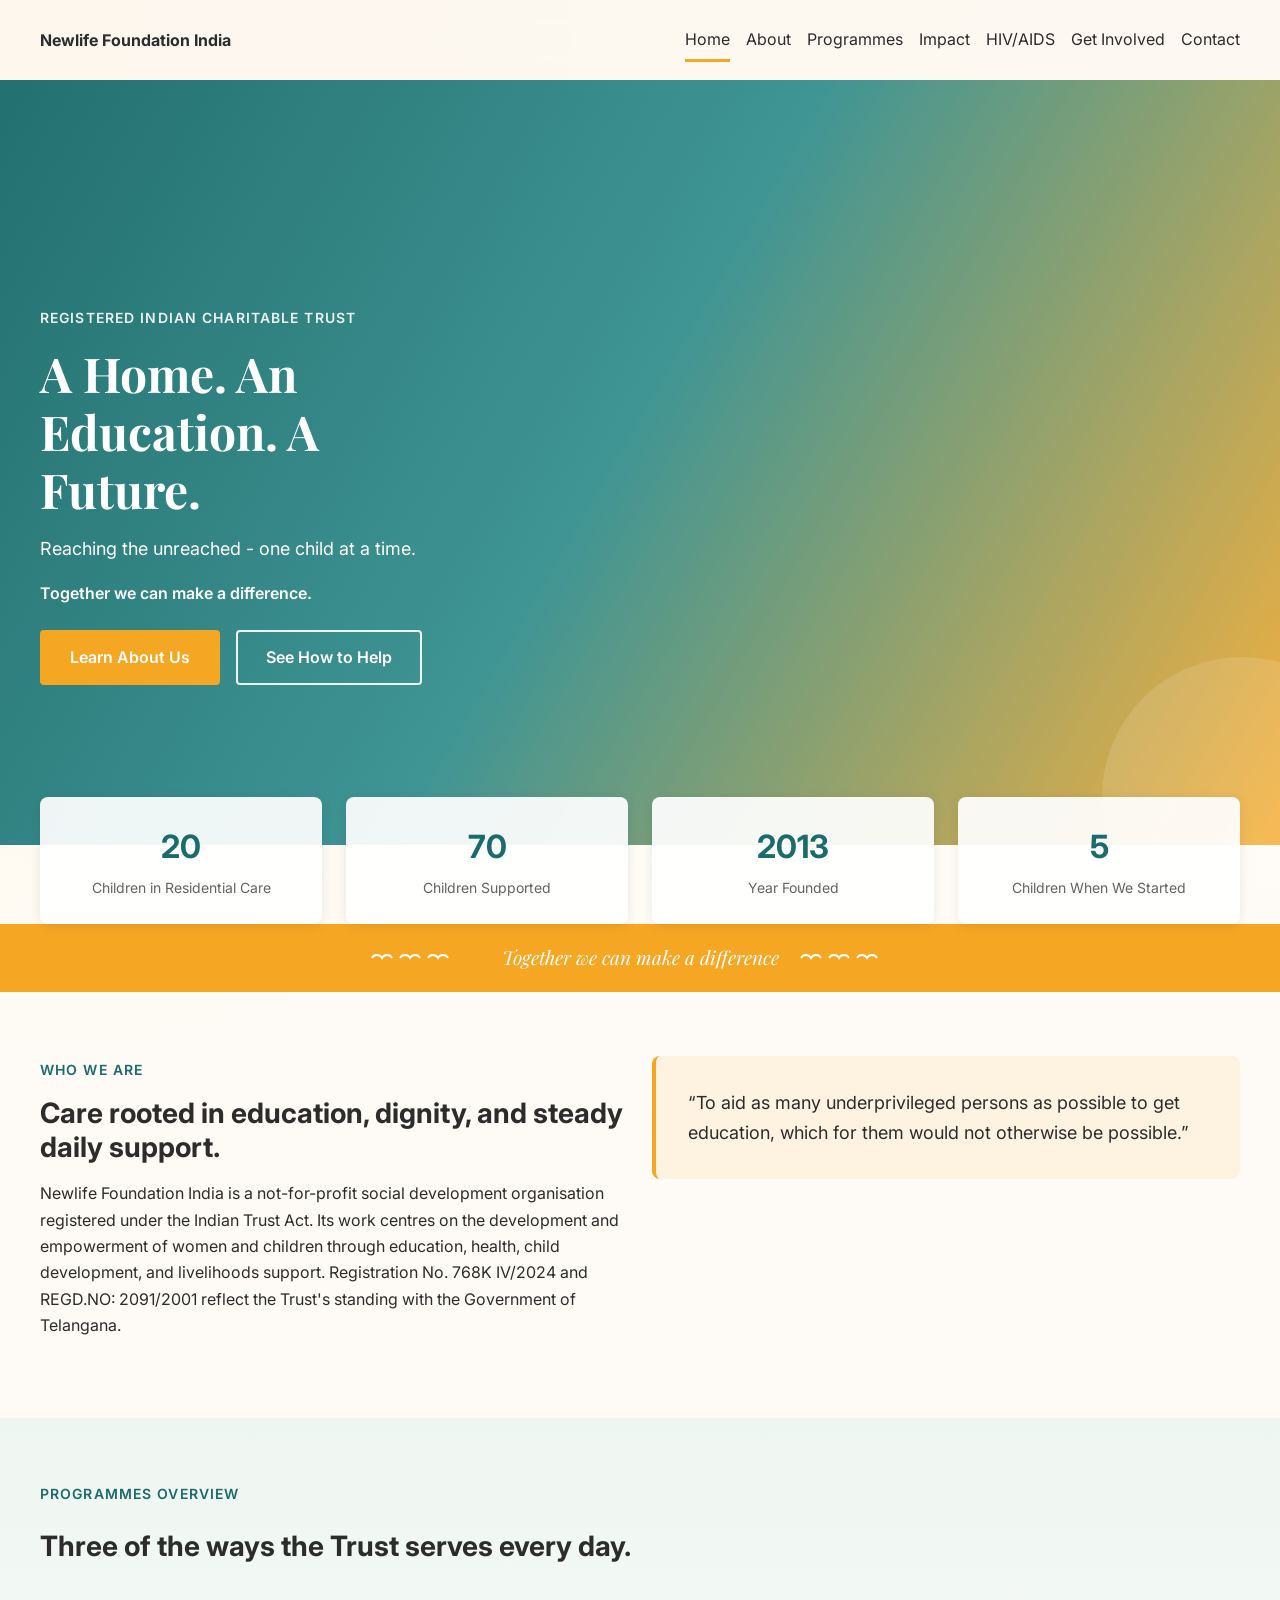
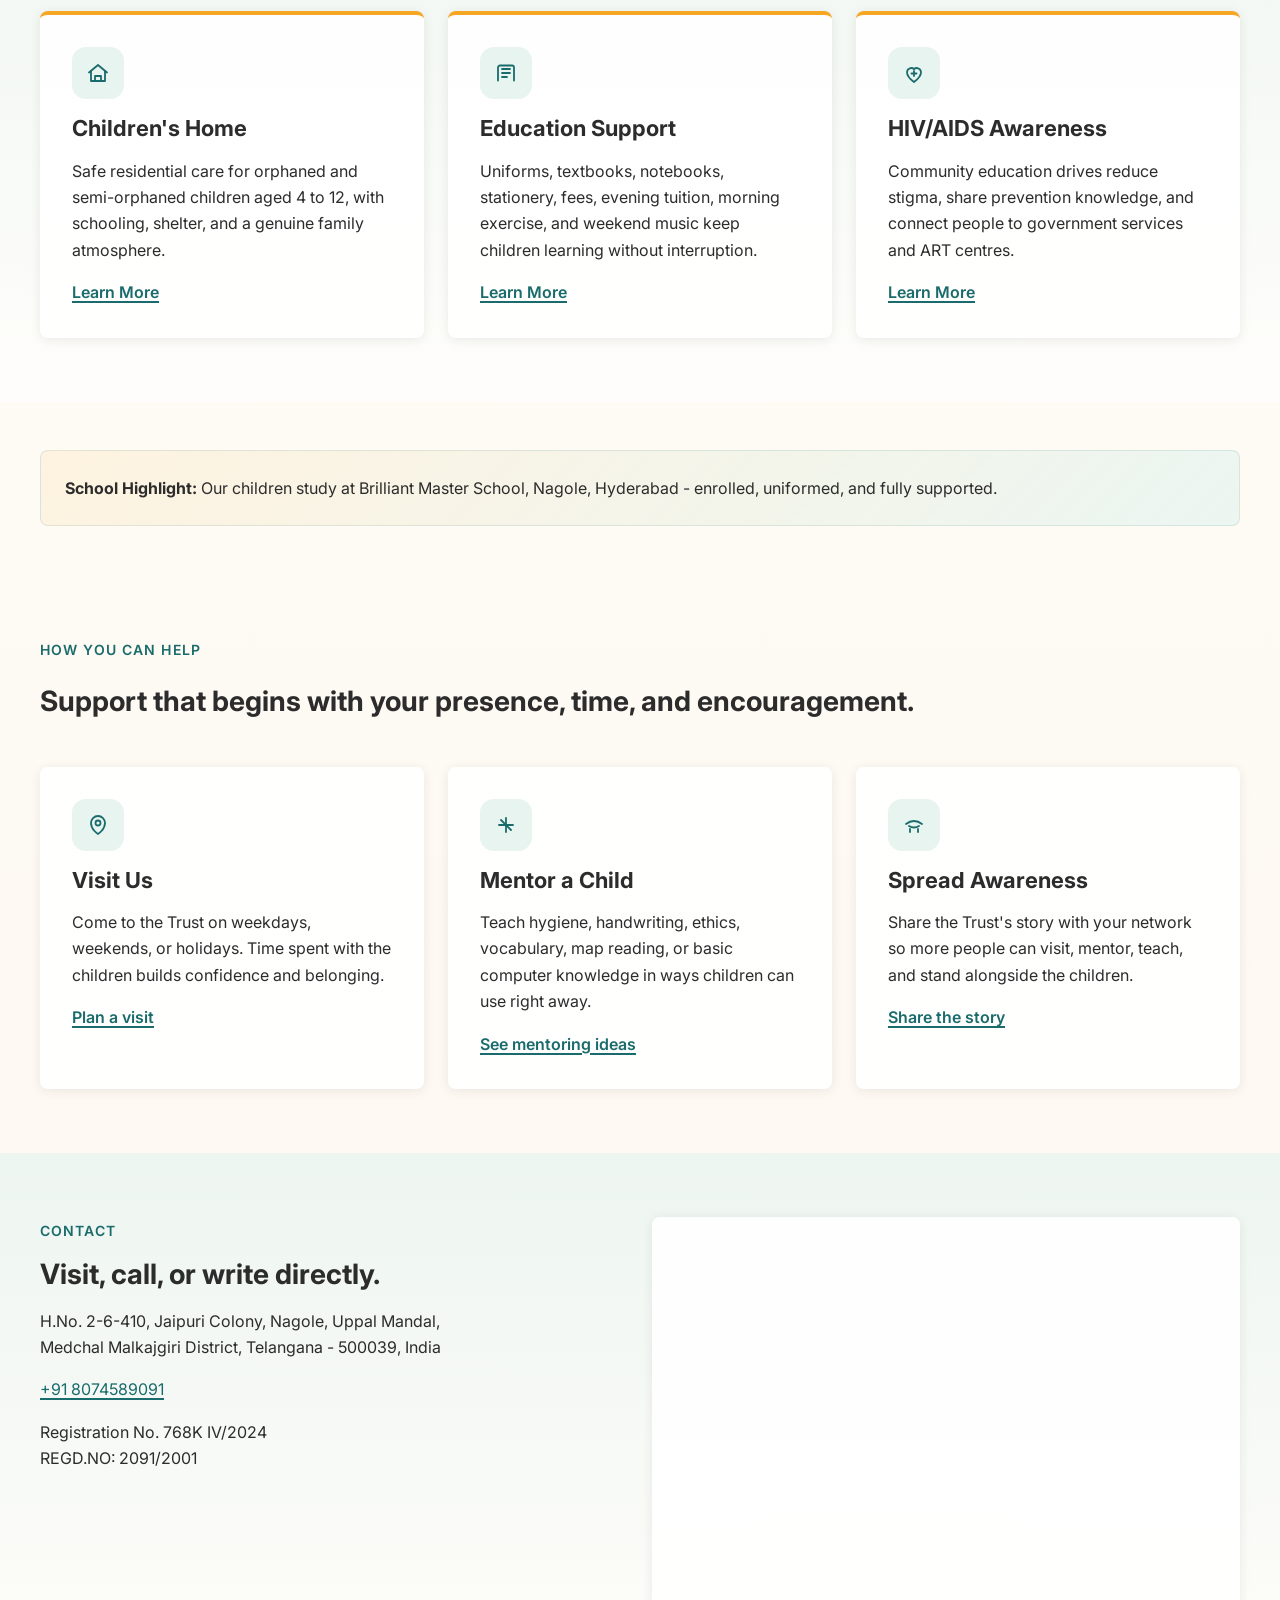
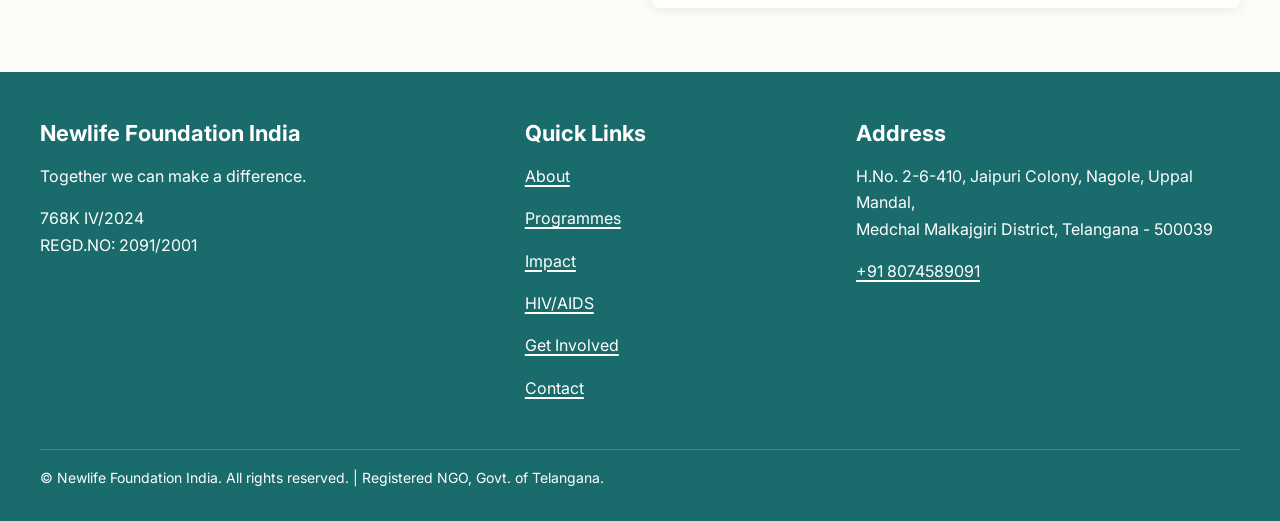
<file: index.html>
<!DOCTYPE html>
<html lang="en">
<head>
  <meta charset="UTF-8">
  <meta name="viewport" content="width=device-width, initial-scale=1">
  <title>Home - Newlife Foundation India</title>
  <meta name="description" content="Learn how Newlife Foundation India supports children, women, and the local community in Nagole, Hyderabad.">
  <meta property="og:title" content="Home - Newlife Foundation India">
  <meta property="og:description" content="A home, an education, and a future for children in residential care and the wider community.">
  <meta property="og:type" content="website">
  <link rel="preconnect" href="https://fonts.googleapis.com">
  <link rel="preconnect" href="https://fonts.gstatic.com" crossorigin>
  <link href="https://fonts.googleapis.com/css2?family=Playfair+Display:wght@700&family=Inter:wght@400;500;600&display=swap" rel="stylesheet">
  <link rel="stylesheet" href="style.css">
  <style>
    .hero .btn-secondary { border-color: rgba(255,255,255,.9); color: var(--color-white); }
  </style>
</head>
<body>
  <a href="#main" class="skip-link">Skip to main content</a>
  <header class="site-header">
    <div class="container nav-shell">
      <a class="brand" href="index.html">
        <strong>Newlife Foundation India</strong>
      </a>
      <button class="nav-toggle" type="button" aria-expanded="false" aria-controls="site-menu" data-nav-toggle>
        <span class="visually-hidden">Open navigation</span>
        <svg viewBox="0 0 24 24" aria-hidden="true"><path d="M4 7h16M4 12h16M4 17h16"/></svg>
      </button>
      <nav class="nav-menu" id="site-menu" aria-label="Primary" data-nav-menu>
        <button class="nav-close" type="button" data-nav-close>
          <span class="visually-hidden">Close navigation</span>
          <svg viewBox="0 0 24 24" aria-hidden="true"><path d="M6 6l12 12M18 6 6 18"/></svg>
        </button>
        <ul class="nav-links">
          <li><a href="index.html" aria-current="page">Home</a></li>
          <li><a href="about.html">About</a></li>
          <li><a href="programmes.html">Programmes</a></li>
          <li><a href="impact.html">Impact</a></li>
          <li><a href="hiv-aids.html">HIV/AIDS</a></li>
          <li><a href="get-involved.html">Get Involved</a></li>
          <li><a href="contact.html">Contact</a></li>
        </ul>
      </nav>
    </div>
  </header>

  <main id="main">
    <section class="hero">
      <div class="container hero-grid">
        <div>
          <span class="eyebrow">Registered Indian Charitable Trust</span>
          <h1 class="hero-title">A Home. An Education. A Future.</h1>
          <p class="hero-subtitle">Reaching the unreached - one child at a time.</p>
          <p class="hero-tagline">Together we can make a difference.</p>
          <div class="button-row">
            <a class="btn btn-primary" href="about.html">Learn About Us</a>
            <a class="btn btn-secondary" href="get-involved.html">See How to Help</a>
          </div>
        </div>
      </div>
    </section>

    <section class="impact-strip">
      <div class="container">
        <div class="stats-grid">
          <article class="stat-card"><span class="stat-value" data-count="20">20</span><span class="stat-label">Children in Residential Care</span></article>
          <article class="stat-card"><span class="stat-value" data-count="70">70</span><span class="stat-label">Children Supported</span></article>
          <article class="stat-card"><span class="stat-value" data-count="2013">2013</span><span class="stat-label">Year Founded</span></article>
          <article class="stat-card"><span class="stat-value" data-count="5">5</span><span class="stat-label">Children When We Started</span></article>
        </div>
      </div>
    </section>

    <section class="story-ribbon" aria-label="Trust tagline">
      <div class="container">
        <svg class="ribbon-hearts" viewBox="0 0 120 20" aria-hidden="true"><path d="M6 10c2-4 8-4 10 0 2-4 8-4 10 0M34 10c2-4 8-4 10 0 2-4 8-4 10 0M62 10c2-4 8-4 10 0 2-4 8-4 10 0"/></svg>
        <div class="ribbon-text">Together we can make a difference</div>
        <svg class="ribbon-hearts" viewBox="0 0 120 20" aria-hidden="true"><path d="M6 10c2-4 8-4 10 0 2-4 8-4 10 0M34 10c2-4 8-4 10 0 2-4 8-4 10 0M62 10c2-4 8-4 10 0 2-4 8-4 10 0"/></svg>
      </div>
    </section>

    <section class="section">
      <div class="container split-grid">
        <div>
          <span class="eyebrow">Who We Are</span>
          <h2>Care rooted in education, dignity, and steady daily support.</h2>
          <p>Newlife Foundation India is a not-for-profit social development organisation registered under the Indian Trust Act. Its work centres on the development and empowerment of women and children through education, health, child development, and livelihoods support. Registration No. 768K IV/2024 and REGD.NO: 2091/2001 reflect the Trust's standing with the Government of Telangana.</p>
        </div>
        <aside class="pull-quote">
          “To aid as many underprivileged persons as possible to get education, which for them would not otherwise be possible.”
        </aside>
      </div>
    </section>

    <section class="section section-alt">
      <div class="container">
        <div class="section-title-row">
          <span class="eyebrow">Programmes Overview</span>
          <h2>Three of the ways the Trust serves every day.</h2>
        </div>
        <div class="card-grid">
          <article class="program-card">
            <div class="icon-chip"><svg viewBox="0 0 24 24" aria-hidden="true"><path d="M3 11.5 12 4l9 7.5"/><path d="M5 10.5V20h14v-9.5"/><path d="M9 20v-5h6v5"/></svg></div>
            <h3>Children's Home</h3>
            <p>Safe residential care for orphaned and semi-orphaned children aged 4 to 12, with schooling, shelter, and a genuine family atmosphere.</p>
            <a class="plain-link" href="programmes.html">Learn More</a>
          </article>
          <article class="program-card">
            <div class="icon-chip"><svg viewBox="0 0 24 24" aria-hidden="true"><path d="M4 19.5V6.5a2 2 0 0 1 2-2h12a2 2 0 0 1 2 2v13"/><path d="M8 8h8M8 12h8M8 16h5"/></svg></div>
            <h3>Education Support</h3>
            <p>Uniforms, textbooks, notebooks, stationery, fees, evening tuition, morning exercise, and weekend music keep children learning without interruption.</p>
            <a class="plain-link" href="programmes.html">Learn More</a>
          </article>
          <article class="program-card">
            <div class="icon-chip"><svg viewBox="0 0 24 24" aria-hidden="true"><path d="M12 21c4.5-3.2 7-6.2 7-9.7A4.3 4.3 0 0 0 12 8a4.3 4.3 0 0 0-7 3.3C5 14.8 7.5 17.8 12 21Z"/><path d="M12 10v5M9.5 12.5h5"/></svg></div>
            <h3>HIV/AIDS Awareness</h3>
            <p>Community education drives reduce stigma, share prevention knowledge, and connect people to government services and ART centres.</p>
            <a class="plain-link" href="programmes.html">Learn More</a>
          </article>
        </div>
      </div>
    </section>

    <section class="section-tight">
      <div class="container">
        <div class="callout">
          <strong>School Highlight:</strong> Our children study at Brilliant Master School, Nagole, Hyderabad - enrolled, uniformed, and fully supported.
        </div>
      </div>
    </section>

    <section class="section">
      <div class="container">
        <div class="section-title-row">
          <span class="eyebrow">How You Can Help</span>
          <h2>Support that begins with your presence, time, and encouragement.</h2>
        </div>
        <div class="card-grid">
          <article class="info-card">
            <div class="icon-chip"><svg viewBox="0 0 24 24" aria-hidden="true"><path d="M12 21s7-4.35 7-11a7 7 0 1 0-14 0c0 6.65 7 11 7 11Z"/><path d="M12 12.5a2.5 2.5 0 1 0 0-5 2.5 2.5 0 0 0 0 5Z"/></svg></div>
            <h3>Visit Us</h3>
            <p>Come to the Trust on weekdays, weekends, or holidays. Time spent with the children builds confidence and belonging.</p>
            <a class="plain-link" href="get-involved.html">Plan a visit</a>
          </article>
          <article class="info-card">
            <div class="icon-chip"><svg viewBox="0 0 24 24" aria-hidden="true"><path d="M12 19V5"/><path d="M5 12h14"/><path d="m7 7 10 10"/></svg></div>
            <h3>Mentor a Child</h3>
            <p>Teach hygiene, handwriting, ethics, vocabulary, map reading, or basic computer knowledge in ways children can use right away.</p>
            <a class="plain-link" href="get-involved.html">See mentoring ideas</a>
          </article>
          <article class="info-card">
            <div class="icon-chip"><svg viewBox="0 0 24 24" aria-hidden="true"><path d="M4 11c2.5-2 5-3 8-3s5.5 1 8 3"/><path d="M7 13c1.5 1 3.1 1.5 5 1.5S15.5 14 17 13"/><path d="M8 16v3M16 16v3"/></svg></div>
            <h3>Spread Awareness</h3>
            <p>Share the Trust's story with your network so more people can visit, mentor, teach, and stand alongside the children.</p>
            <a class="plain-link" href="get-involved.html">Share the story</a>
          </article>
        </div>
      </div>
    </section>

    <section class="section section-alt">
      <div class="container contact-grid">
        <div>
          <span class="eyebrow">Contact</span>
          <h2>Visit, call, or write directly.</h2>
          <p>H.No. 2-6-410, Jaipuri Colony, Nagole, Uppal Mandal,<br>Medchal Malkajgiri District, Telangana - 500039, India</p>
          <p><a href="tel:+918074589091">+91 8074589091</a></p>
          <p>Registration No. 768K IV/2024<br>REGD.NO: 2091/2001</p>
        </div>
        <div class="contact-card">
          <iframe title="Newlife Foundation India location" src="https://www.google.com/maps?q=Nagole%2C%20Hyderabad%2C%20Telangana&output=embed" height="320" loading="lazy"></iframe>
        </div>
      </div>
    </section>
  </main>

  <footer class="site-footer">
    <div class="container footer-grid">
      <div>
        <h3>Newlife Foundation India</h3>
        <p>Together we can make a difference.</p>
        <p>768K IV/2024<br>REGD.NO: 2091/2001</p>
      </div>
      <div>
        <h3>Quick Links</h3>
        <p><a href="about.html">About</a></p>
        <p><a href="programmes.html">Programmes</a></p>
        <p><a href="impact.html">Impact</a></p>
        <p><a href="hiv-aids.html">HIV/AIDS</a></p>
        <p><a href="get-involved.html">Get Involved</a></p>
        <p><a href="contact.html">Contact</a></p>
      </div>
      <div>
        <h3>Address</h3>
        <p>H.No. 2-6-410, Jaipuri Colony, Nagole, Uppal Mandal,<br>Medchal Malkajgiri District, Telangana - 500039</p>
        <p><a href="tel:+918074589091">+91 8074589091</a></p>
      </div>
    </div>
    <div class="container subfooter">
      © Newlife Foundation India. All rights reserved. | Registered NGO, Govt. of Telangana.
    </div>
  </footer>

  <script src="nav.js"></script>
  <script>
    (() => {
      const counters = document.querySelectorAll("[data-count]");
      if (!counters.length) return;
      const reduced = window.matchMedia("(prefers-reduced-motion: reduce)").matches;
      const run = (item) => {
        const end = Number(item.dataset.count || item.textContent);
        if (reduced) {
          item.textContent = end;
          return;
        }
        let startTime;
        const tick = (time) => {
          startTime ||= time;
          const progress = Math.min((time - startTime) / 1200, 1);
          item.textContent = Math.floor(progress * end).toString();
          if (progress < 1) requestAnimationFrame(tick);
        };
        requestAnimationFrame(tick);
      };
      const observer = new IntersectionObserver((entries, obs) => {
        entries.forEach((entry) => {
          if (entry.isIntersecting) {
            run(entry.target);
            obs.unobserve(entry.target);
          }
        });
      }, { threshold: 0.45 });
      counters.forEach((counter) => observer.observe(counter));
    })();
  </script>
</body>
</html>
</file>
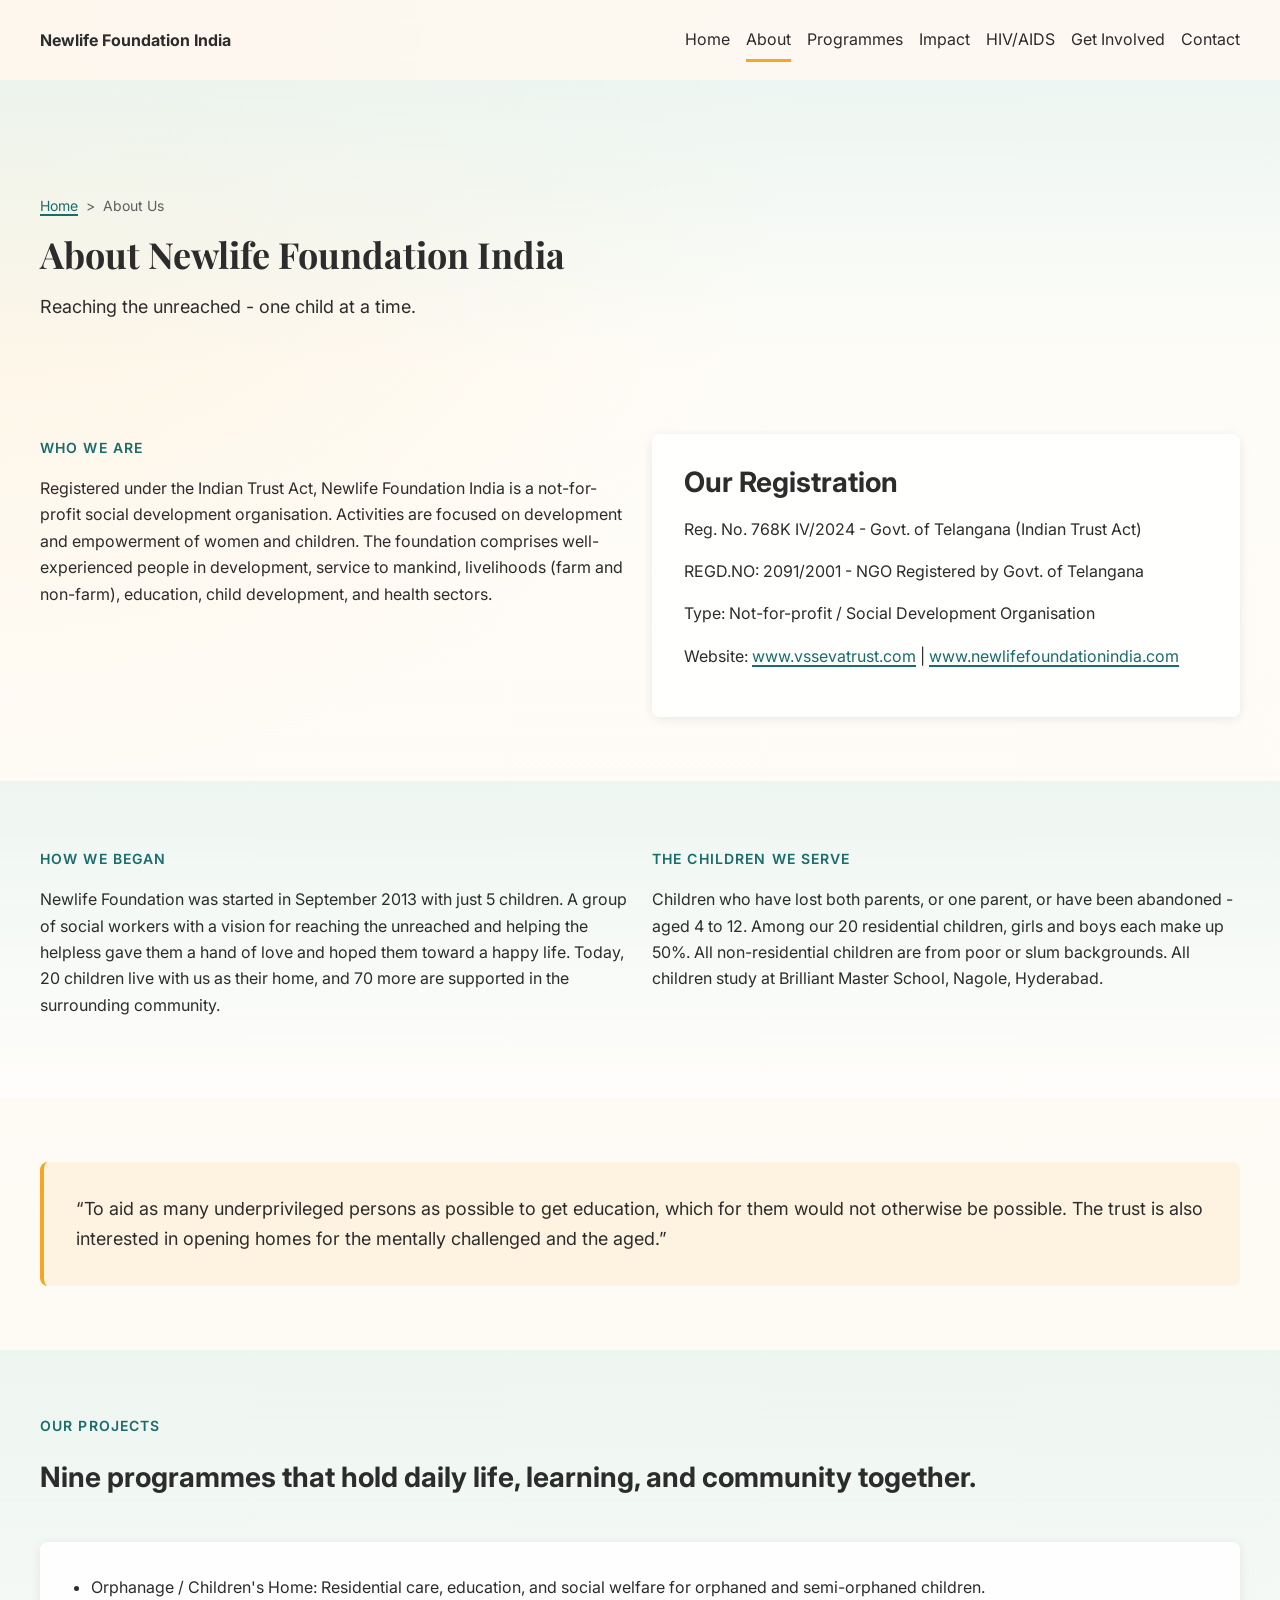
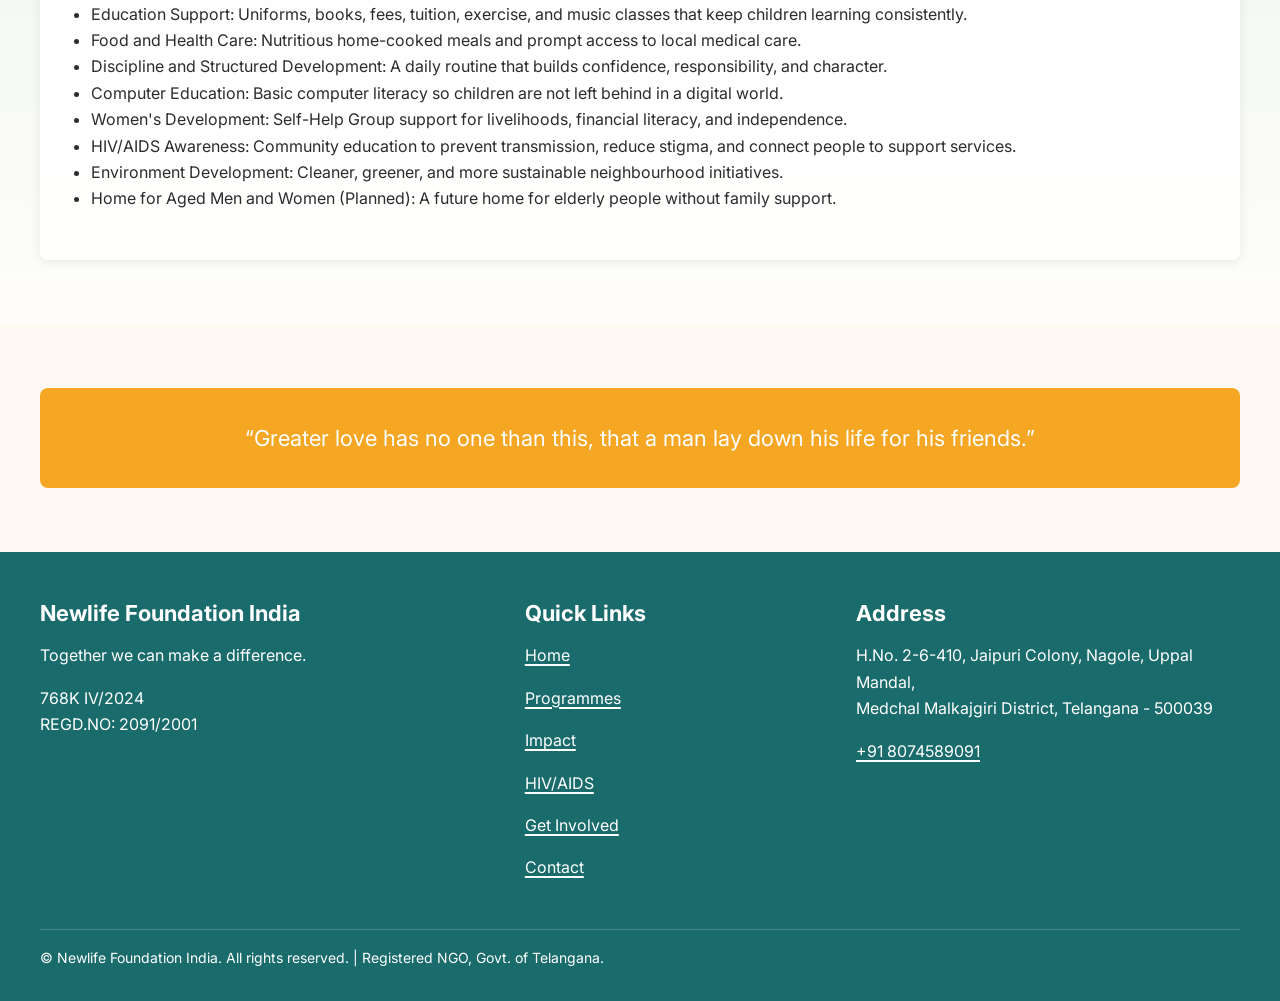
<file: about.html>
<!DOCTYPE html>
<html lang="en">
<head>
  <meta charset="UTF-8">
  <meta name="viewport" content="width=device-width, initial-scale=1">
  <title>About - Newlife Foundation India</title>
  <meta name="description" content="Read the history, mission, registrations, and child-focused work of Newlife Foundation India.">
  <meta property="og:title" content="About - Newlife Foundation India">
  <meta property="og:description" content="The Trust's mission, registrations, origin story, and programmes.">
  <meta property="og:type" content="website">
  <link rel="preconnect" href="https://fonts.googleapis.com">
  <link rel="preconnect" href="https://fonts.gstatic.com" crossorigin>
  <link href="https://fonts.googleapis.com/css2?family=Playfair+Display:wght@700&family=Inter:wght@400;500;600&display=swap" rel="stylesheet">
  <link rel="stylesheet" href="style.css">
  <style>.page-header{background:linear-gradient(180deg,rgba(232,244,240,.8),rgba(253,248,240,0));}</style>
</head>
<body>
  <a href="#main" class="skip-link">Skip to main content</a>
  <header class="site-header">
    <div class="container nav-shell">
      <a class="brand" href="index.html"><strong>Newlife Foundation India</strong></a>
      <button class="nav-toggle" type="button" aria-expanded="false" aria-controls="site-menu" data-nav-toggle><span class="visually-hidden">Open navigation</span><svg viewBox="0 0 24 24" aria-hidden="true"><path d="M4 7h16M4 12h16M4 17h16"/></svg></button>
      <nav class="nav-menu" id="site-menu" aria-label="Primary" data-nav-menu>
        <button class="nav-close" type="button" data-nav-close><span class="visually-hidden">Close navigation</span><svg viewBox="0 0 24 24" aria-hidden="true"><path d="M6 6l12 12M18 6 6 18"/></svg></button>
        <ul class="nav-links">
          <li><a href="index.html">Home</a></li>
          <li><a href="about.html" aria-current="page">About</a></li>
          <li><a href="programmes.html">Programmes</a></li>
          <li><a href="impact.html">Impact</a></li>
          <li><a href="hiv-aids.html">HIV/AIDS</a></li>
          <li><a href="get-involved.html">Get Involved</a></li>
          <li><a href="contact.html">Contact</a></li>
        </ul>
      </nav>
    </div>
  </header>
  <main id="main">
    <section class="page-header">
      <div class="container">
        <div class="breadcrumb"><a href="index.html">Home</a><span>&gt;</span><span>About Us</span></div>
        <h1>About Newlife Foundation India</h1>
        <p class="lead">Reaching the unreached - one child at a time.</p>
      </div>
    </section>

    <section class="section">
      <div class="container split-grid">
        <div>
          <span class="eyebrow">Who We Are</span>
          <p>Registered under the Indian Trust Act, Newlife Foundation India is a not-for-profit social development organisation. Activities are focused on development and empowerment of women and children. The foundation comprises well-experienced people in development, service to mankind, livelihoods (farm and non-farm), education, child development, and health sectors.</p>
        </div>
        <aside class="info-card">
          <h2>Our Registration</h2>
          <p>Reg. No. 768K IV/2024 - Govt. of Telangana (Indian Trust Act)</p>
          <p>REGD.NO: 2091/2001 - NGO Registered by Govt. of Telangana</p>
          <p>Type: Not-for-profit / Social Development Organisation</p>
          <p>Website: <a href="http://www.vssevatrust.com">www.vssevatrust.com</a> | <a href="http://www.newlifefoundationindia.com">www.newlifefoundationindia.com</a></p>
        </aside>
      </div>
    </section>

    <section class="section section-alt">
      <div class="container split-grid">
        <div>
          <span class="eyebrow">How We Began</span>
          <p>Newlife Foundation was started in September 2013 with just 5 children. A group of social workers with a vision for reaching the unreached and helping the helpless gave them a hand of love and hoped them toward a happy life. Today, 20 children live with us as their home, and 70 more are supported in the surrounding community.</p>
        </div>
        <div>
          <span class="eyebrow">The Children We Serve</span>
          <p>Children who have lost both parents, or one parent, or have been abandoned - aged 4 to 12. Among our 20 residential children, girls and boys each make up 50%. All non-residential children are from poor or slum backgrounds. All children study at Brilliant Master School, Nagole, Hyderabad.</p>
        </div>
      </div>
    </section>

    <section class="section">
      <div class="container">
        <div class="pull-quote">
          “To aid as many underprivileged persons as possible to get education, which for them would not otherwise be possible. The trust is also interested in opening homes for the mentally challenged and the aged.”
        </div>
      </div>
    </section>

    <section class="section section-alt">
      <div class="container">
        <div class="section-title-row">
          <span class="eyebrow">Our Projects</span>
          <h2>Nine programmes that hold daily life, learning, and community together.</h2>
        </div>
        <div class="info-card">
          <ul>
            <li>Orphanage / Children's Home: Residential care, education, and social welfare for orphaned and semi-orphaned children.</li>
            <li>Education Support: Uniforms, books, fees, tuition, exercise, and music classes that keep children learning consistently.</li>
            <li>Food and Health Care: Nutritious home-cooked meals and prompt access to local medical care.</li>
            <li>Discipline and Structured Development: A daily routine that builds confidence, responsibility, and character.</li>
            <li>Computer Education: Basic computer literacy so children are not left behind in a digital world.</li>
            <li>Women's Development: Self-Help Group support for livelihoods, financial literacy, and independence.</li>
            <li>HIV/AIDS Awareness: Community education to prevent transmission, reduce stigma, and connect people to support services.</li>
            <li>Environment Development: Cleaner, greener, and more sustainable neighbourhood initiatives.</li>
            <li>Home for Aged Men and Women (Planned): A future home for elderly people without family support.</li>
          </ul>
        </div>
      </div>
    </section>

    <section class="section">
      <div class="container">
        <div class="quote-band">“Greater love has no one than this, that a man lay down his life for his friends.”</div>
      </div>
    </section>
  </main>

  <footer class="site-footer">
    <div class="container footer-grid">
      <div><h3>Newlife Foundation India</h3><p>Together we can make a difference.</p><p>768K IV/2024<br>REGD.NO: 2091/2001</p></div>
      <div><h3>Quick Links</h3><p><a href="index.html">Home</a></p><p><a href="programmes.html">Programmes</a></p><p><a href="impact.html">Impact</a></p><p><a href="hiv-aids.html">HIV/AIDS</a></p><p><a href="get-involved.html">Get Involved</a></p><p><a href="contact.html">Contact</a></p></div>
      <div><h3>Address</h3><p>H.No. 2-6-410, Jaipuri Colony, Nagole, Uppal Mandal,<br>Medchal Malkajgiri District, Telangana - 500039</p><p><a href="tel:+918074589091">+91 8074589091</a></p></div>
    </div>
    <div class="container subfooter">© Newlife Foundation India. All rights reserved. | Registered NGO, Govt. of Telangana.</div>
  </footer>
  <script src="nav.js"></script>
</body>
</html>
</file>
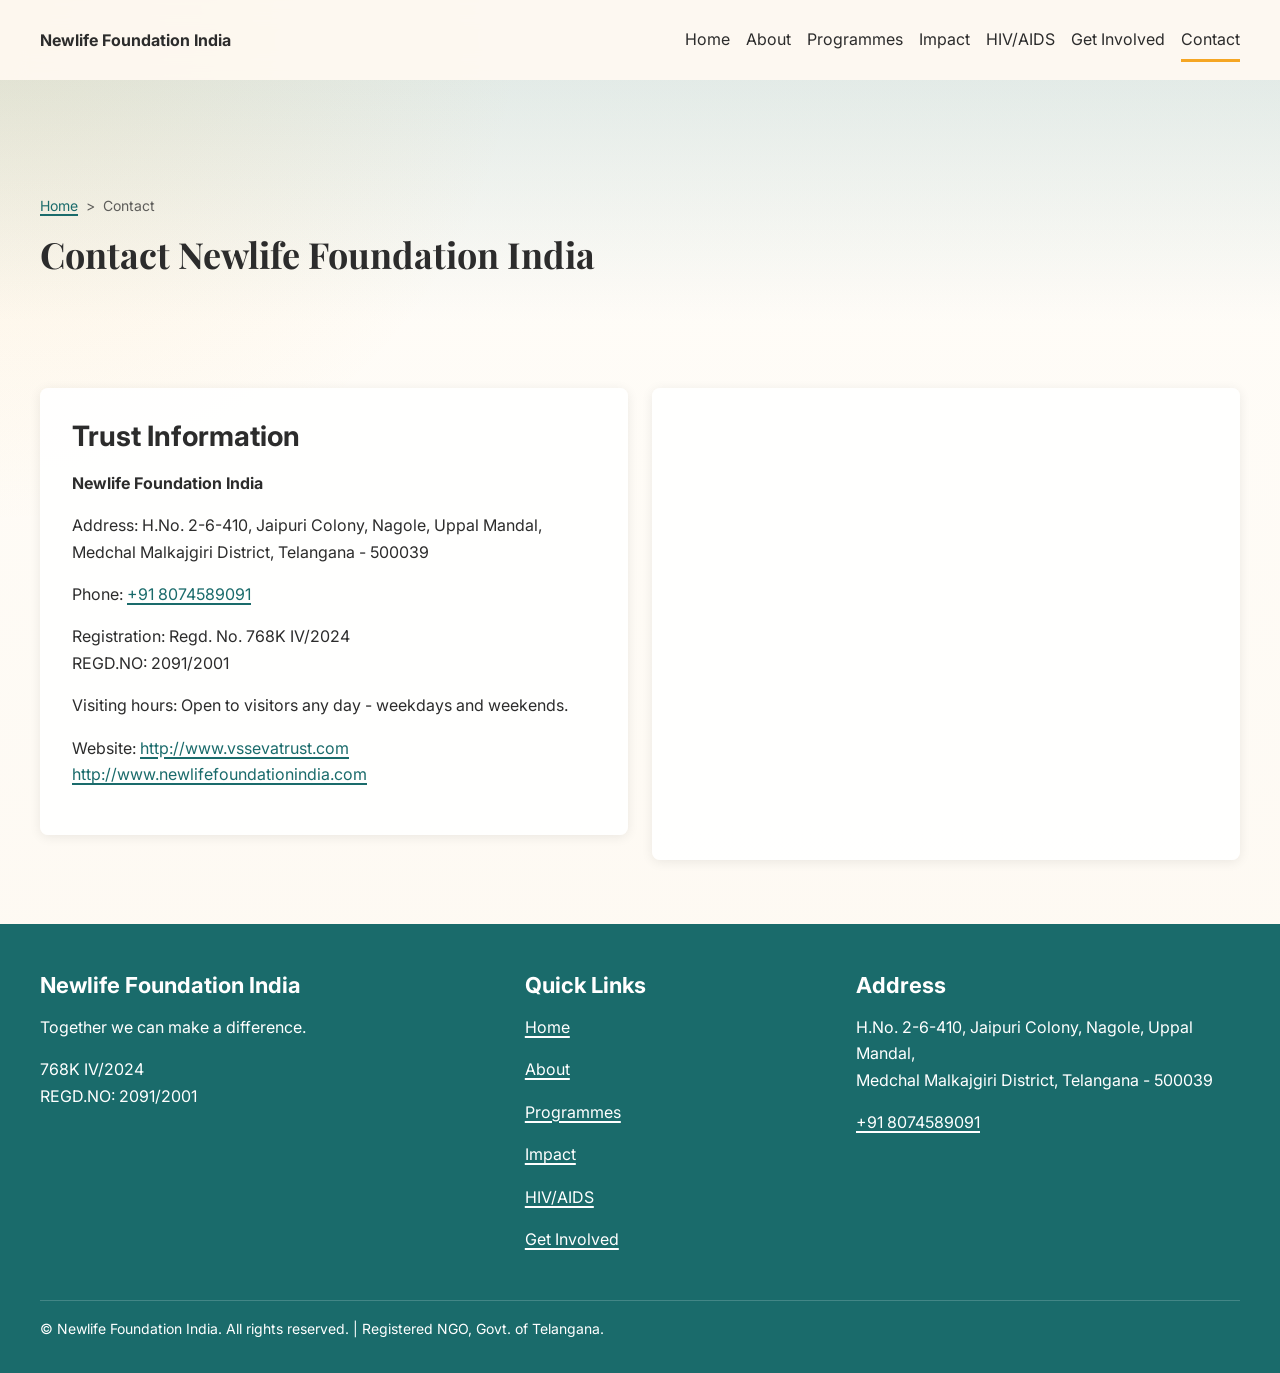
<file: contact.html>
<!DOCTYPE html>
<html lang="en">
<head>
  <meta charset="UTF-8">
  <meta name="viewport" content="width=device-width, initial-scale=1">
  <title>Contact - Newlife Foundation India</title>
  <meta name="description" content="Find the address, phone number, registration details, websites, and location map for Newlife Foundation India.">
  <meta property="og:title" content="Contact - Newlife Foundation India">
  <meta property="og:description" content="Direct contact information for Newlife Foundation India.">
  <meta property="og:type" content="website">
  <link rel="preconnect" href="https://fonts.googleapis.com">
  <link rel="preconnect" href="https://fonts.gstatic.com" crossorigin>
  <link href="https://fonts.googleapis.com/css2?family=Playfair+Display:wght@700&family=Inter:wght@400;500;600&display=swap" rel="stylesheet">
  <link rel="stylesheet" href="style.css">
  <style>.page-header{background:linear-gradient(180deg,rgba(26,107,107,.12),rgba(253,248,240,0));}</style>
</head>
<body>
  <a href="#main" class="skip-link">Skip to main content</a>
  <header class="site-header">
    <div class="container nav-shell">
      <a class="brand" href="index.html"><strong>Newlife Foundation India</strong></a>
      <button class="nav-toggle" type="button" aria-expanded="false" aria-controls="site-menu" data-nav-toggle><span class="visually-hidden">Open navigation</span><svg viewBox="0 0 24 24" aria-hidden="true"><path d="M4 7h16M4 12h16M4 17h16"/></svg></button>
      <nav class="nav-menu" id="site-menu" aria-label="Primary" data-nav-menu>
        <button class="nav-close" type="button" data-nav-close><span class="visually-hidden">Close navigation</span><svg viewBox="0 0 24 24" aria-hidden="true"><path d="M6 6l12 12M18 6 6 18"/></svg></button>
        <ul class="nav-links">
          <li><a href="index.html">Home</a></li>
          <li><a href="about.html">About</a></li>
          <li><a href="programmes.html">Programmes</a></li>
          <li><a href="impact.html">Impact</a></li>
          <li><a href="hiv-aids.html">HIV/AIDS</a></li>
          <li><a href="get-involved.html">Get Involved</a></li>
          <li><a href="contact.html" aria-current="page">Contact</a></li>
        </ul>
      </nav>
    </div>
  </header>
  <main id="main">
    <section class="page-header">
      <div class="container">
        <div class="breadcrumb"><a href="index.html">Home</a><span>&gt;</span><span>Contact</span></div>
        <h1>Contact Newlife Foundation India</h1>
      </div>
    </section>

    <section class="section">
      <div class="container contact-grid">
        <div class="contact-card">
          <h2>Trust Information</h2>
          <p><strong>Newlife Foundation India</strong></p>
          <p>Address: H.No. 2-6-410, Jaipuri Colony, Nagole, Uppal Mandal,<br>Medchal Malkajgiri District, Telangana - 500039</p>
          <p>Phone: <a href="tel:+918074589091">+91 8074589091</a></p>
          <p>Registration: Regd. No. 768K IV/2024<br>REGD.NO: 2091/2001</p>
          <p>Visiting hours: Open to visitors any day - weekdays and weekends.</p>
          <p>Website: <a href="http://www.vssevatrust.com">http://www.vssevatrust.com</a><br><a href="http://www.newlifefoundationindia.com">http://www.newlifefoundationindia.com</a></p>
        </div>
        <div class="contact-card">
          <iframe title="Newlife Foundation India location" src="https://www.google.com/maps?q=Nagole%2C%20Uppal%2C%20Hyderabad%2C%20Telangana&output=embed" height="400" loading="lazy"></iframe>
        </div>
      </div>
    </section>
  </main>

  <footer class="site-footer">
    <div class="container footer-grid">
      <div><h3>Newlife Foundation India</h3><p>Together we can make a difference.</p><p>768K IV/2024<br>REGD.NO: 2091/2001</p></div>
      <div><h3>Quick Links</h3><p><a href="index.html">Home</a></p><p><a href="about.html">About</a></p><p><a href="programmes.html">Programmes</a></p><p><a href="impact.html">Impact</a></p><p><a href="hiv-aids.html">HIV/AIDS</a></p><p><a href="get-involved.html">Get Involved</a></p></div>
      <div><h3>Address</h3><p>H.No. 2-6-410, Jaipuri Colony, Nagole, Uppal Mandal,<br>Medchal Malkajgiri District, Telangana - 500039</p><p><a href="tel:+918074589091">+91 8074589091</a></p></div>
    </div>
    <div class="container subfooter">© Newlife Foundation India. All rights reserved. | Registered NGO, Govt. of Telangana.</div>
  </footer>
  <script src="nav.js"></script>
</body>
</html>
</file>
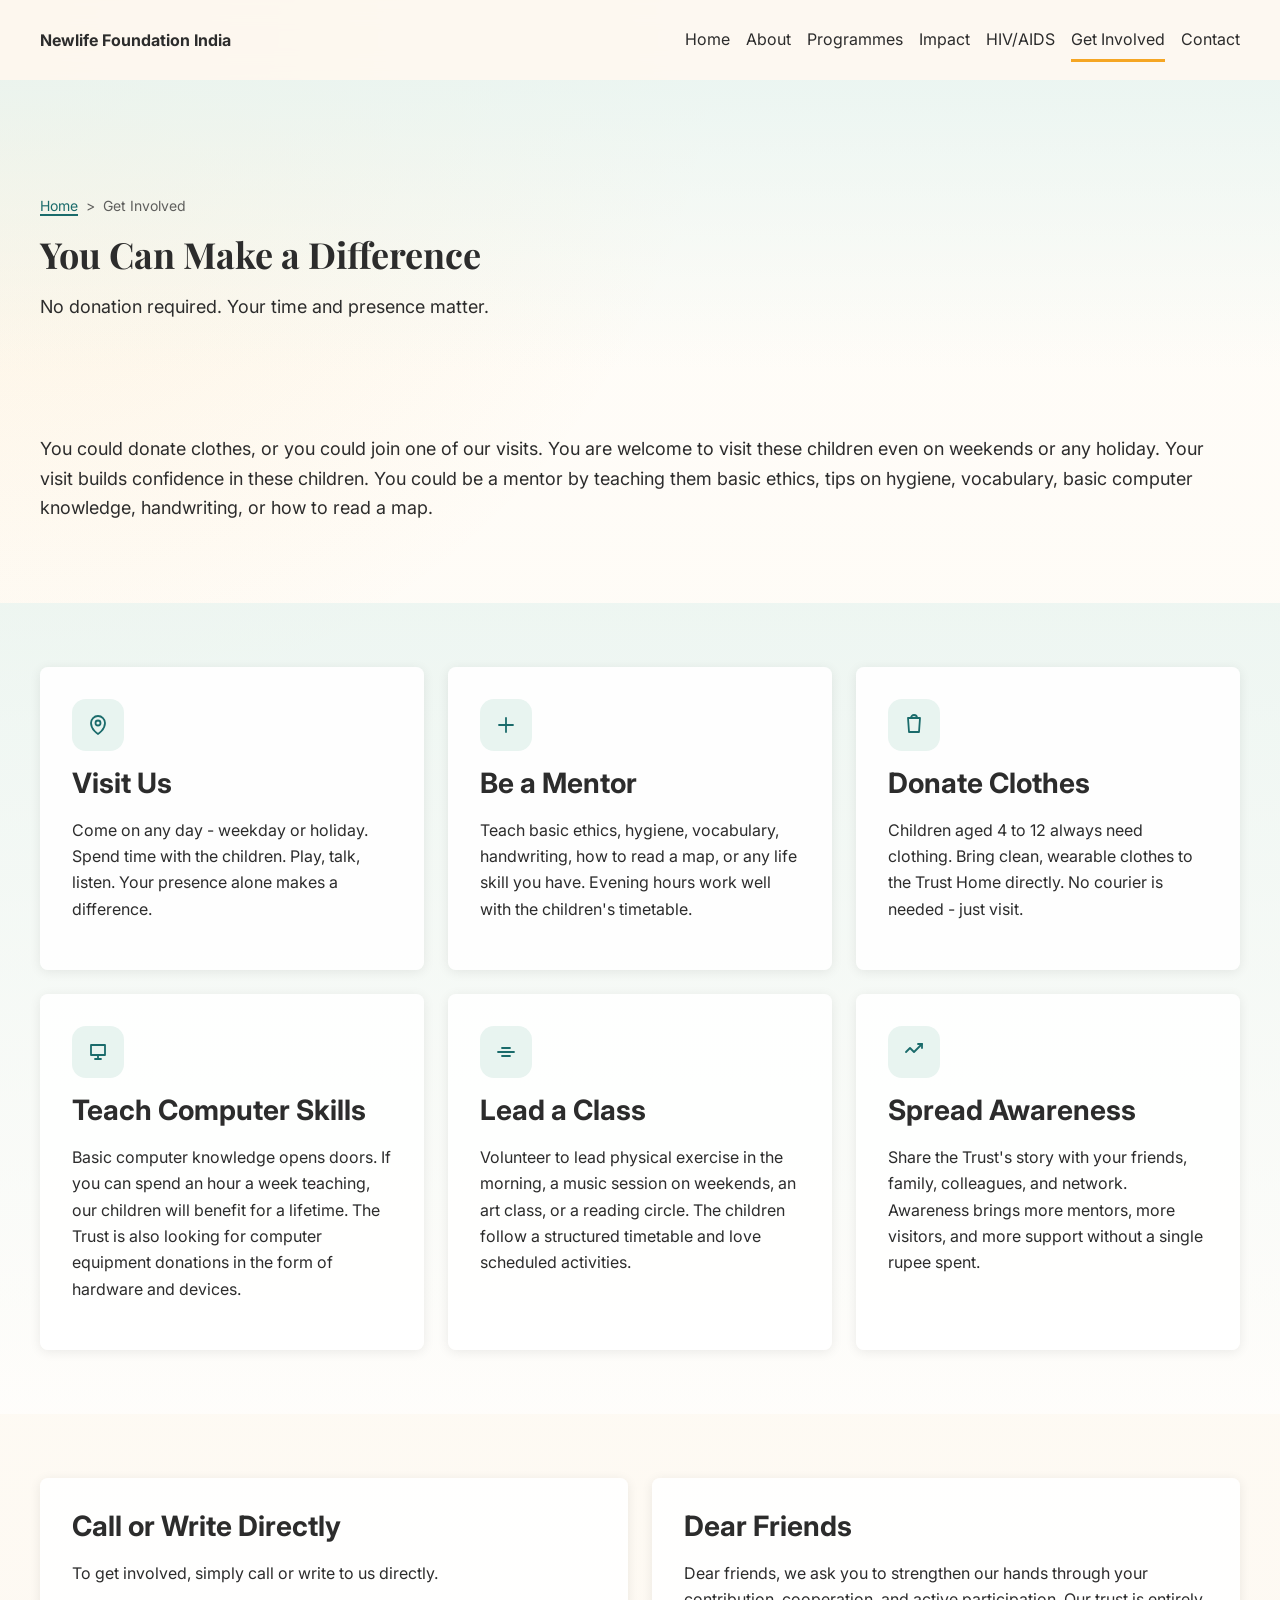
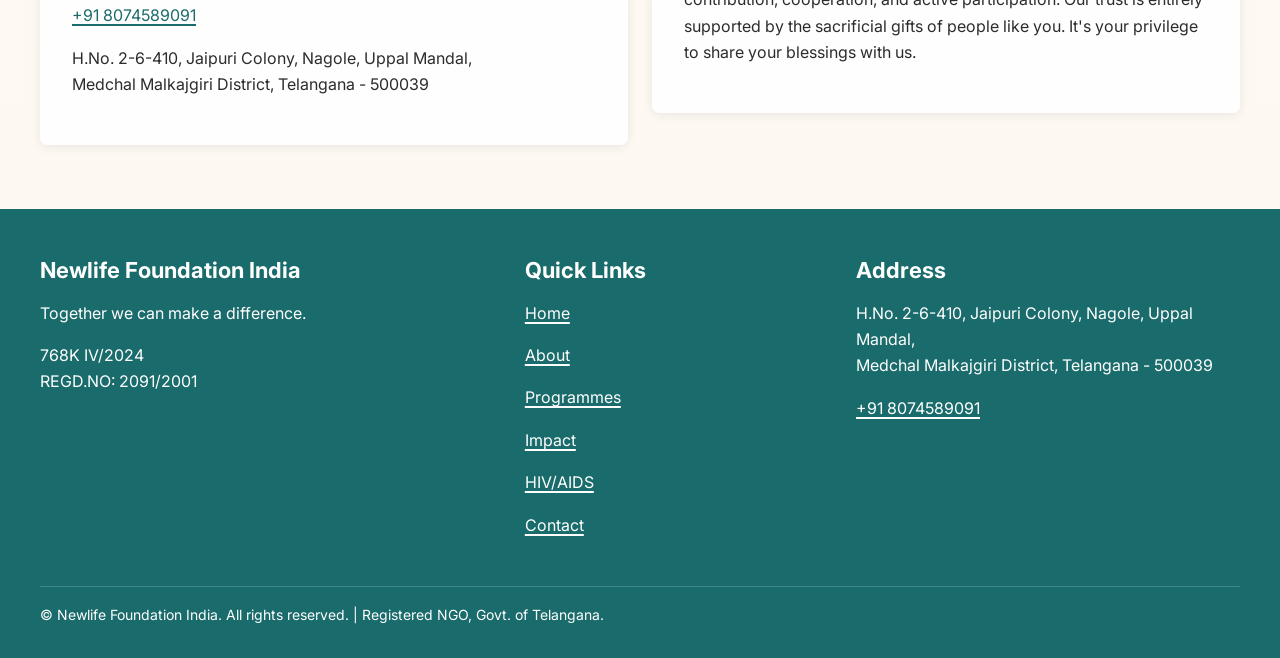
<file: get-involved.html>
<!DOCTYPE html>
<html lang="en">
<head>
  <meta charset="UTF-8">
  <meta name="viewport" content="width=device-width, initial-scale=1">
  <title>Get Involved - Newlife Foundation India</title>
  <meta name="description" content="Find practical, non-monetary ways to support the Trust by visiting, mentoring, teaching, donating clothes, or spreading awareness.">
  <meta property="og:title" content="Get Involved - Newlife Foundation India">
  <meta property="og:description" content="No donation required. Your time, presence, and practical help matter.">
  <meta property="og:type" content="website">
  <link rel="preconnect" href="https://fonts.googleapis.com">
  <link rel="preconnect" href="https://fonts.gstatic.com" crossorigin>
  <link href="https://fonts.googleapis.com/css2?family=Playfair+Display:wght@700&family=Inter:wght@400;500;600&display=swap" rel="stylesheet">
  <link rel="stylesheet" href="style.css">
  <style>.page-header{background:linear-gradient(180deg,rgba(232,244,240,.85),rgba(253,248,240,0));}</style>
</head>
<body>
  <a href="#main" class="skip-link">Skip to main content</a>
  <header class="site-header">
    <div class="container nav-shell">
      <a class="brand" href="index.html"><strong>Newlife Foundation India</strong></a>
      <button class="nav-toggle" type="button" aria-expanded="false" aria-controls="site-menu" data-nav-toggle><span class="visually-hidden">Open navigation</span><svg viewBox="0 0 24 24" aria-hidden="true"><path d="M4 7h16M4 12h16M4 17h16"/></svg></button>
      <nav class="nav-menu" id="site-menu" aria-label="Primary" data-nav-menu>
        <button class="nav-close" type="button" data-nav-close><span class="visually-hidden">Close navigation</span><svg viewBox="0 0 24 24" aria-hidden="true"><path d="M6 6l12 12M18 6 6 18"/></svg></button>
        <ul class="nav-links">
          <li><a href="index.html">Home</a></li>
          <li><a href="about.html">About</a></li>
          <li><a href="programmes.html">Programmes</a></li>
          <li><a href="impact.html">Impact</a></li>
          <li><a href="hiv-aids.html">HIV/AIDS</a></li>
          <li><a href="get-involved.html" aria-current="page">Get Involved</a></li>
          <li><a href="contact.html">Contact</a></li>
        </ul>
      </nav>
    </div>
  </header>
  <main id="main">
    <section class="page-header">
      <div class="container">
        <div class="breadcrumb"><a href="index.html">Home</a><span>&gt;</span><span>Get Involved</span></div>
        <h1>You Can Make a Difference</h1>
        <p class="lead">No donation required. Your time and presence matter.</p>
      </div>
    </section>

    <section class="section">
      <div class="container">
        <p class="lead">You could donate clothes, or you could join one of our visits. You are welcome to visit these children even on weekends or any holiday. Your visit builds confidence in these children. You could be a mentor by teaching them basic ethics, tips on hygiene, vocabulary, basic computer knowledge, handwriting, or how to read a map.</p>
      </div>
    </section>

    <section class="section section-alt">
      <div class="container">
        <div class="card-grid">
          <article class="info-card"><div class="icon-chip"><svg viewBox="0 0 24 24" aria-hidden="true"><path d="M12 21s7-4.35 7-11a7 7 0 1 0-14 0c0 6.65 7 11 7 11Z"/><path d="M12 12.5a2.5 2.5 0 1 0 0-5 2.5 2.5 0 0 0 0 5Z"/></svg></div><h2>Visit Us</h2><p>Come on any day - weekday or holiday. Spend time with the children. Play, talk, listen. Your presence alone makes a difference.</p></article>
          <article class="info-card"><div class="icon-chip"><svg viewBox="0 0 24 24" aria-hidden="true"><path d="M12 19V5"/><path d="M5 12h14"/></svg></div><h2>Be a Mentor</h2><p>Teach basic ethics, hygiene, vocabulary, handwriting, how to read a map, or any life skill you have. Evening hours work well with the children's timetable.</p></article>
          <article class="info-card"><div class="icon-chip"><svg viewBox="0 0 24 24" aria-hidden="true"><path d="M6 5h12l-1 14H7L6 5Z"/><path d="M9 5a3 3 0 0 1 6 0"/></svg></div><h2>Donate Clothes</h2><p>Children aged 4 to 12 always need clothing. Bring clean, wearable clothes to the Trust Home directly. No courier is needed - just visit.</p></article>
          <article class="info-card"><div class="icon-chip"><svg viewBox="0 0 24 24" aria-hidden="true"><path d="M5 5h14v10H5z"/><path d="M9 19h6M12 15v4"/></svg></div><h2>Teach Computer Skills</h2><p>Basic computer knowledge opens doors. If you can spend an hour a week teaching, our children will benefit for a lifetime. The Trust is also looking for computer equipment donations in the form of hardware and devices.</p></article>
          <article class="info-card"><div class="icon-chip"><svg viewBox="0 0 24 24" aria-hidden="true"><path d="M4 12h16"/><path d="M8 8h8"/><path d="M8 16h8"/></svg></div><h2>Lead a Class</h2><p>Volunteer to lead physical exercise in the morning, a music session on weekends, an art class, or a reading circle. The children follow a structured timetable and love scheduled activities.</p></article>
          <article class="info-card"><div class="icon-chip"><svg viewBox="0 0 24 24" aria-hidden="true"><path d="m4 12 4-4 4 4 8-8"/><path d="M16 4h4v4"/></svg></div><h2>Spread Awareness</h2><p>Share the Trust's story with your friends, family, colleagues, and network. Awareness brings more mentors, more visitors, and more support without a single rupee spent.</p></article>
        </div>
      </div>
    </section>

    <section class="section">
      <div class="container split-grid">
        <div class="info-card">
          <h2>Call or Write Directly</h2>
          <p>To get involved, simply call or write to us directly.</p>
          <p><a href="tel:+918074589091">+91 8074589091</a></p>
          <p>H.No. 2-6-410, Jaipuri Colony, Nagole, Uppal Mandal,<br>Medchal Malkajgiri District, Telangana - 500039</p>
        </div>
        <div class="letter-card">
          <h2>Dear Friends</h2>
          <p>Dear friends, we ask you to strengthen our hands through your contribution, cooperation, and active participation. Our trust is entirely supported by the sacrificial gifts of people like you. It's your privilege to share your blessings with us.</p>
        </div>
      </div>
    </section>
  </main>

  <footer class="site-footer">
    <div class="container footer-grid">
      <div><h3>Newlife Foundation India</h3><p>Together we can make a difference.</p><p>768K IV/2024<br>REGD.NO: 2091/2001</p></div>
      <div><h3>Quick Links</h3><p><a href="index.html">Home</a></p><p><a href="about.html">About</a></p><p><a href="programmes.html">Programmes</a></p><p><a href="impact.html">Impact</a></p><p><a href="hiv-aids.html">HIV/AIDS</a></p><p><a href="contact.html">Contact</a></p></div>
      <div><h3>Address</h3><p>H.No. 2-6-410, Jaipuri Colony, Nagole, Uppal Mandal,<br>Medchal Malkajgiri District, Telangana - 500039</p><p><a href="tel:+918074589091">+91 8074589091</a></p></div>
    </div>
    <div class="container subfooter">© Newlife Foundation India. All rights reserved. | Registered NGO, Govt. of Telangana.</div>
  </footer>
  <script src="nav.js"></script>
</body>
</html>
</file>
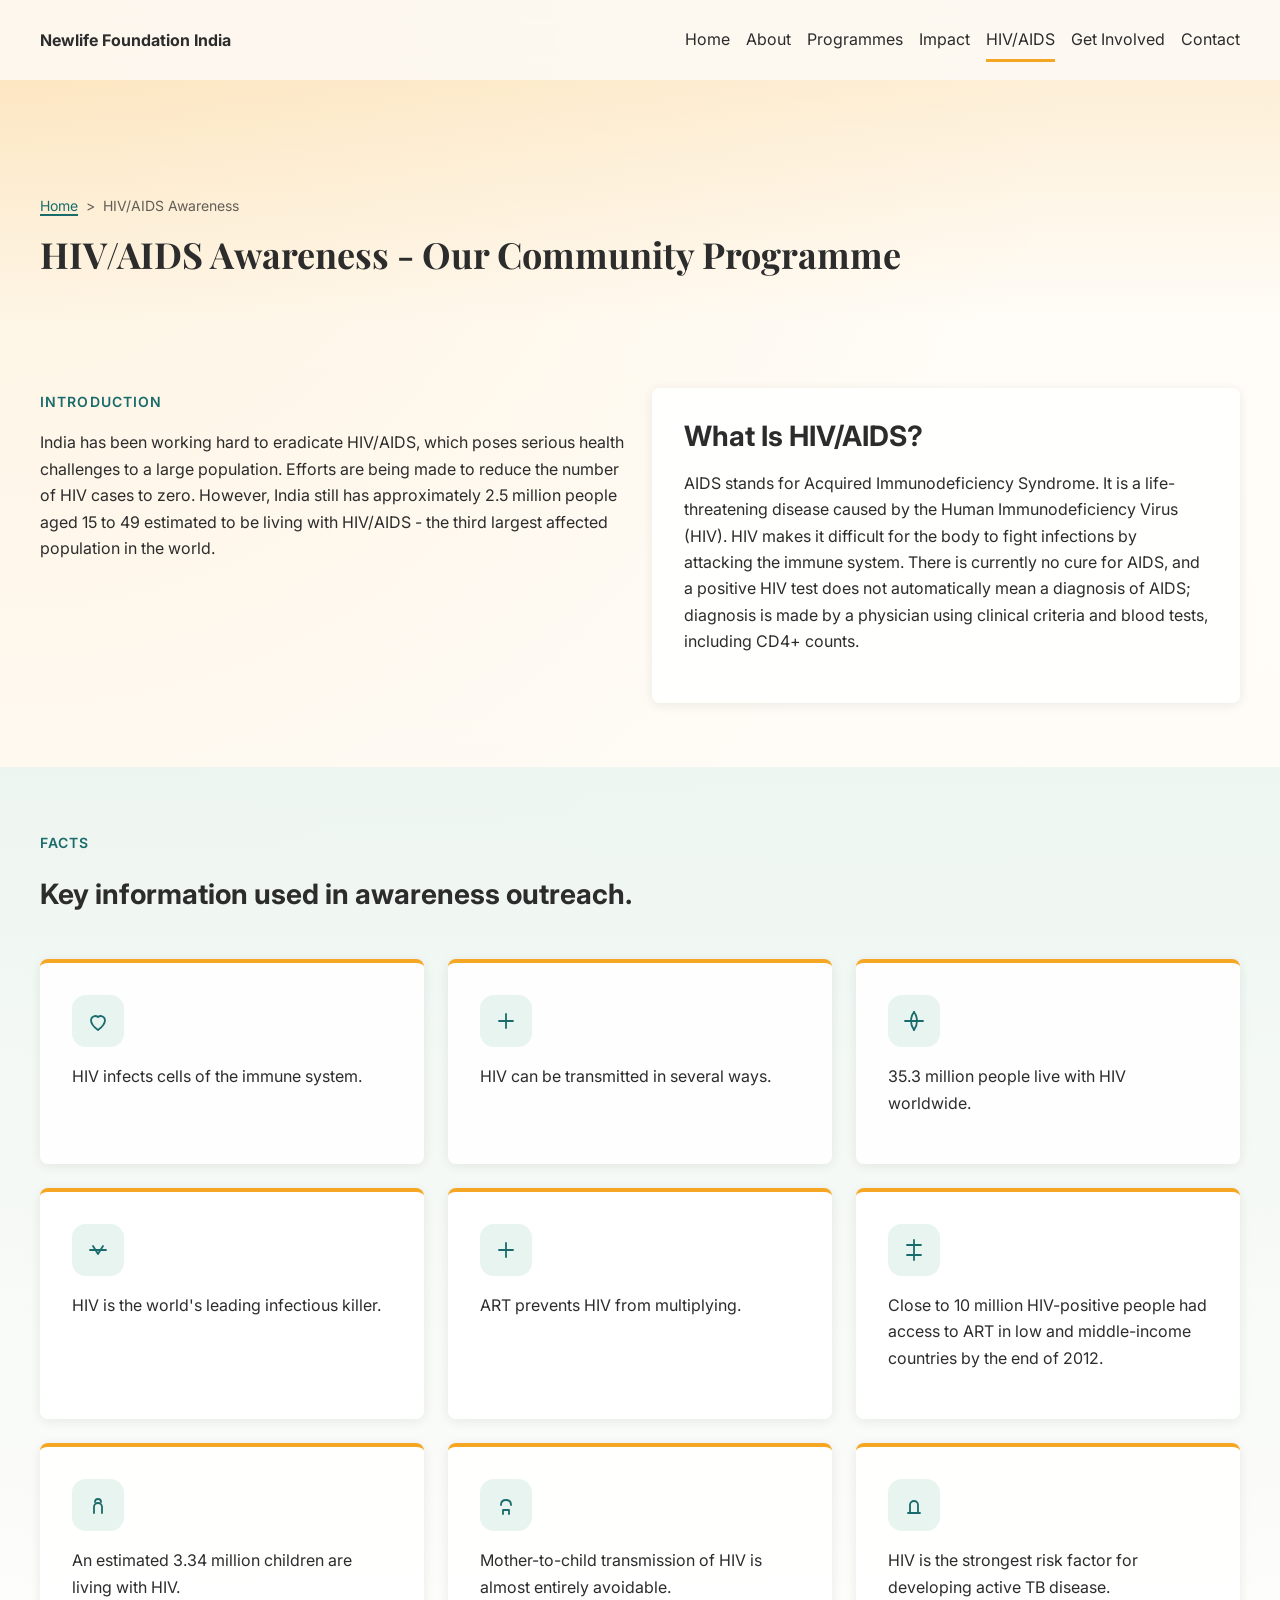
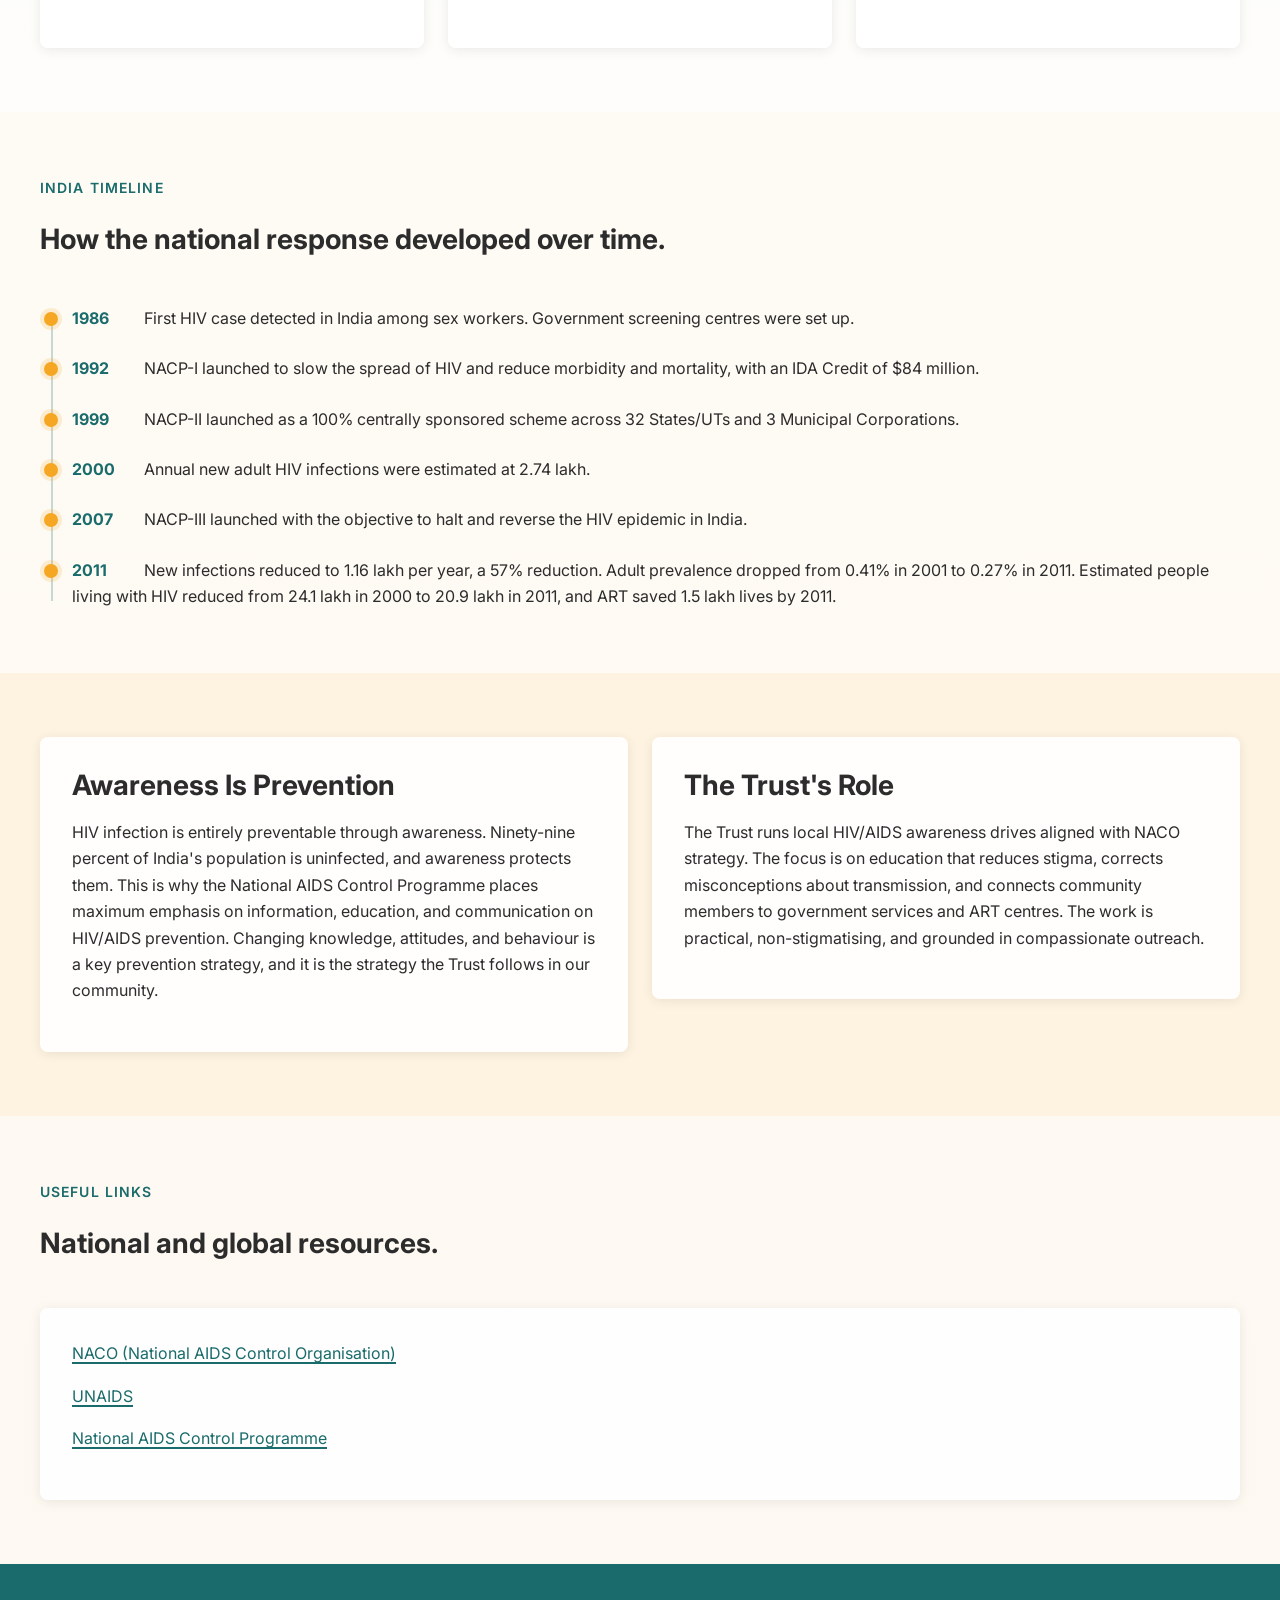
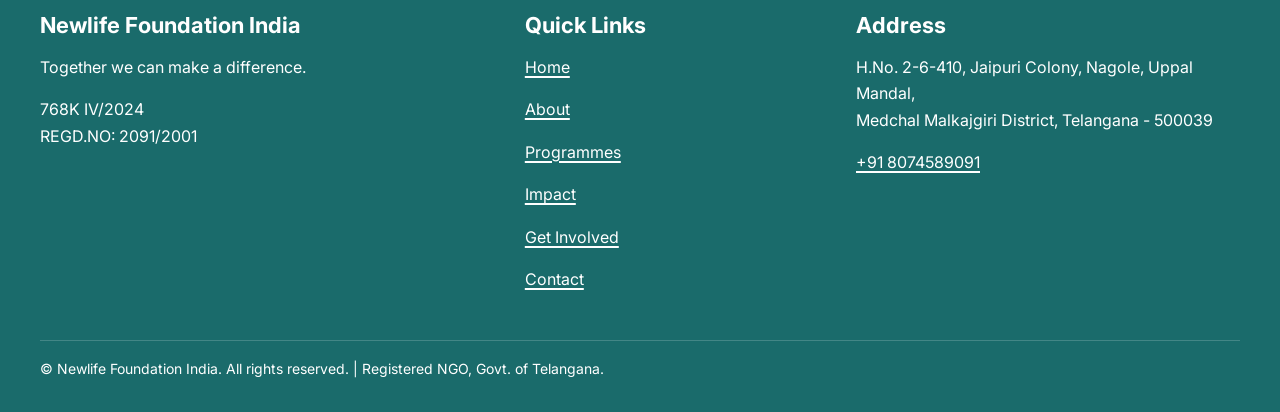
<file: hiv-aids.html>
<!DOCTYPE html>
<html lang="en">
<head>
  <meta charset="UTF-8">
  <meta name="viewport" content="width=device-width, initial-scale=1">
  <title>HIV/AIDS Awareness - Newlife Foundation India</title>
  <meta name="description" content="Learn about the Trust's HIV/AIDS awareness programme, key facts, India's response timeline, and community education work aligned with NACO.">
  <meta property="og:title" content="HIV/AIDS Awareness - Newlife Foundation India">
  <meta property="og:description" content="Educational, factual, and compassionate HIV/AIDS awareness information and the Trust's local role.">
  <meta property="og:type" content="website">
  <link rel="preconnect" href="https://fonts.googleapis.com">
  <link rel="preconnect" href="https://fonts.gstatic.com" crossorigin>
  <link href="https://fonts.googleapis.com/css2?family=Playfair+Display:wght@700&family=Inter:wght@400;500;600&display=swap" rel="stylesheet">
  <link rel="stylesheet" href="style.css">
  <style>.page-header{background:linear-gradient(180deg,rgba(245,166,35,.16),rgba(253,248,240,0));}</style>
</head>
<body>
  <a href="#main" class="skip-link">Skip to main content</a>
  <header class="site-header">
    <div class="container nav-shell">
      <a class="brand" href="index.html"><strong>Newlife Foundation India</strong></a>
      <button class="nav-toggle" type="button" aria-expanded="false" aria-controls="site-menu" data-nav-toggle><span class="visually-hidden">Open navigation</span><svg viewBox="0 0 24 24" aria-hidden="true"><path d="M4 7h16M4 12h16M4 17h16"/></svg></button>
      <nav class="nav-menu" id="site-menu" aria-label="Primary" data-nav-menu>
        <button class="nav-close" type="button" data-nav-close><span class="visually-hidden">Close navigation</span><svg viewBox="0 0 24 24" aria-hidden="true"><path d="M6 6l12 12M18 6 6 18"/></svg></button>
        <ul class="nav-links">
          <li><a href="index.html">Home</a></li>
          <li><a href="about.html">About</a></li>
          <li><a href="programmes.html">Programmes</a></li>
          <li><a href="impact.html">Impact</a></li>
          <li><a href="hiv-aids.html" aria-current="page">HIV/AIDS</a></li>
          <li><a href="get-involved.html">Get Involved</a></li>
          <li><a href="contact.html">Contact</a></li>
        </ul>
      </nav>
    </div>
  </header>
  <main id="main">
    <section class="page-header">
      <div class="container">
        <div class="breadcrumb"><a href="index.html">Home</a><span>&gt;</span><span>HIV/AIDS Awareness</span></div>
        <h1>HIV/AIDS Awareness - Our Community Programme</h1>
      </div>
    </section>

    <section class="section">
      <div class="container split-grid">
        <div>
          <span class="eyebrow">Introduction</span>
          <p>India has been working hard to eradicate HIV/AIDS, which poses serious health challenges to a large population. Efforts are being made to reduce the number of HIV cases to zero. However, India still has approximately 2.5 million people aged 15 to 49 estimated to be living with HIV/AIDS - the third largest affected population in the world.</p>
        </div>
        <div class="info-card">
          <h2>What Is HIV/AIDS?</h2>
          <p>AIDS stands for Acquired Immunodeficiency Syndrome. It is a life-threatening disease caused by the Human Immunodeficiency Virus (HIV). HIV makes it difficult for the body to fight infections by attacking the immune system. There is currently no cure for AIDS, and a positive HIV test does not automatically mean a diagnosis of AIDS; diagnosis is made by a physician using clinical criteria and blood tests, including CD4+ counts.</p>
        </div>
      </div>
    </section>

    <section class="section section-alt">
      <div class="container">
        <div class="section-title-row">
          <span class="eyebrow">Facts</span>
          <h2>Key information used in awareness outreach.</h2>
        </div>
        <div class="facts-grid">
          <article class="fact-card"><div class="icon-chip"><svg viewBox="0 0 24 24" aria-hidden="true"><path d="M12 21c4.5-3.2 7-6.2 7-9.7A4.3 4.3 0 0 0 12 8a4.3 4.3 0 0 0-7 3.3C5 14.8 7.5 17.8 12 21Z"/></svg></div><p>HIV infects cells of the immune system.</p></article>
          <article class="fact-card"><div class="icon-chip"><svg viewBox="0 0 24 24" aria-hidden="true"><path d="M5 12h14M12 5v14"/></svg></div><p>HIV can be transmitted in several ways.</p></article>
          <article class="fact-card"><div class="icon-chip"><svg viewBox="0 0 24 24" aria-hidden="true"><path d="M3 12h18"/><path d="M12 3a15 15 0 0 1 0 18"/><path d="M12 3a15 15 0 0 0 0 18"/></svg></div><p>35.3 million people live with HIV worldwide.</p></article>
          <article class="fact-card"><div class="icon-chip"><svg viewBox="0 0 24 24" aria-hidden="true"><path d="M4 12h16"/><path d="m7 8 5 8 5-8"/></svg></div><p>HIV is the world's leading infectious killer.</p></article>
          <article class="fact-card"><div class="icon-chip"><svg viewBox="0 0 24 24" aria-hidden="true"><path d="M5 12h14"/><path d="M12 5v14"/></svg></div><p>ART prevents HIV from multiplying.</p></article>
          <article class="fact-card"><div class="icon-chip"><svg viewBox="0 0 24 24" aria-hidden="true"><path d="M12 2v20"/><path d="M5 7h14M5 17h14"/></svg></div><p>Close to 10 million HIV-positive people had access to ART in low and middle-income countries by the end of 2012.</p></article>
          <article class="fact-card"><div class="icon-chip"><svg viewBox="0 0 24 24" aria-hidden="true"><path d="M8 20v-6a4 4 0 1 1 8 0v6"/><path d="M9 9a3 3 0 1 1 6 0"/></svg></div><p>An estimated 3.34 million children are living with HIV.</p></article>
          <article class="fact-card"><div class="icon-chip"><svg viewBox="0 0 24 24" aria-hidden="true"><path d="M7 12c0-3 2-5 5-5s5 2 5 5"/><path d="M9 21v-4h6v4"/></svg></div><p>Mother-to-child transmission of HIV is almost entirely avoidable.</p></article>
          <article class="fact-card"><div class="icon-chip"><svg viewBox="0 0 24 24" aria-hidden="true"><path d="M6 20h12"/><path d="M8 20v-8a4 4 0 0 1 8 0v8"/></svg></div><p>HIV is the strongest risk factor for developing active TB disease.</p></article>
        </div>
      </div>
    </section>

    <section class="section">
      <div class="container">
        <div class="section-title-row">
          <span class="eyebrow">India Timeline</span>
          <h2>How the national response developed over time.</h2>
        </div>
        <div class="timeline-history">
          <article class="history-item"><span class="history-year">1986</span>First HIV case detected in India among sex workers. Government screening centres were set up.</article>
          <article class="history-item"><span class="history-year">1992</span>NACP-I launched to slow the spread of HIV and reduce morbidity and mortality, with an IDA Credit of $84 million.</article>
          <article class="history-item"><span class="history-year">1999</span>NACP-II launched as a 100% centrally sponsored scheme across 32 States/UTs and 3 Municipal Corporations.</article>
          <article class="history-item"><span class="history-year">2000</span>Annual new adult HIV infections were estimated at 2.74 lakh.</article>
          <article class="history-item"><span class="history-year">2007</span>NACP-III launched with the objective to halt and reverse the HIV epidemic in India.</article>
          <article class="history-item"><span class="history-year">2011</span>New infections reduced to 1.16 lakh per year, a 57% reduction. Adult prevalence dropped from 0.41% in 2001 to 0.27% in 2011. Estimated people living with HIV reduced from 24.1 lakh in 2000 to 20.9 lakh in 2011, and ART saved 1.5 lakh lives by 2011.</article>
        </div>
      </div>
    </section>

    <section class="section section-saffron">
      <div class="container split-grid">
        <div class="info-card">
          <h2>Awareness Is Prevention</h2>
          <p>HIV infection is entirely preventable through awareness. Ninety-nine percent of India's population is uninfected, and awareness protects them. This is why the National AIDS Control Programme places maximum emphasis on information, education, and communication on HIV/AIDS prevention. Changing knowledge, attitudes, and behaviour is a key prevention strategy, and it is the strategy the Trust follows in our community.</p>
        </div>
        <div class="info-card">
          <h2>The Trust's Role</h2>
          <p>The Trust runs local HIV/AIDS awareness drives aligned with NACO strategy. The focus is on education that reduces stigma, corrects misconceptions about transmission, and connects community members to government services and ART centres. The work is practical, non-stigmatising, and grounded in compassionate outreach.</p>
        </div>
      </div>
    </section>

    <section class="section">
      <div class="container">
        <div class="section-title-row">
          <span class="eyebrow">Useful Links</span>
          <h2>National and global resources.</h2>
        </div>
        <div class="info-card">
          <p><a href="https://naco.gov.in" target="_blank" rel="noopener noreferrer">NACO (National AIDS Control Organisation)</a></p>
          <p><a href="https://www.unaids.org" target="_blank" rel="noopener noreferrer">UNAIDS</a></p>
          <p><a href="https://naco.gov.in" target="_blank" rel="noopener noreferrer">National AIDS Control Programme</a></p>
        </div>
      </div>
    </section>
  </main>

  <footer class="site-footer">
    <div class="container footer-grid">
      <div><h3>Newlife Foundation India</h3><p>Together we can make a difference.</p><p>768K IV/2024<br>REGD.NO: 2091/2001</p></div>
      <div><h3>Quick Links</h3><p><a href="index.html">Home</a></p><p><a href="about.html">About</a></p><p><a href="programmes.html">Programmes</a></p><p><a href="impact.html">Impact</a></p><p><a href="get-involved.html">Get Involved</a></p><p><a href="contact.html">Contact</a></p></div>
      <div><h3>Address</h3><p>H.No. 2-6-410, Jaipuri Colony, Nagole, Uppal Mandal,<br>Medchal Malkajgiri District, Telangana - 500039</p><p><a href="tel:+918074589091">+91 8074589091</a></p></div>
    </div>
    <div class="container subfooter">© Newlife Foundation India. All rights reserved. | Registered NGO, Govt. of Telangana.</div>
  </footer>
  <script src="nav.js"></script>
</body>
</html>
</file>
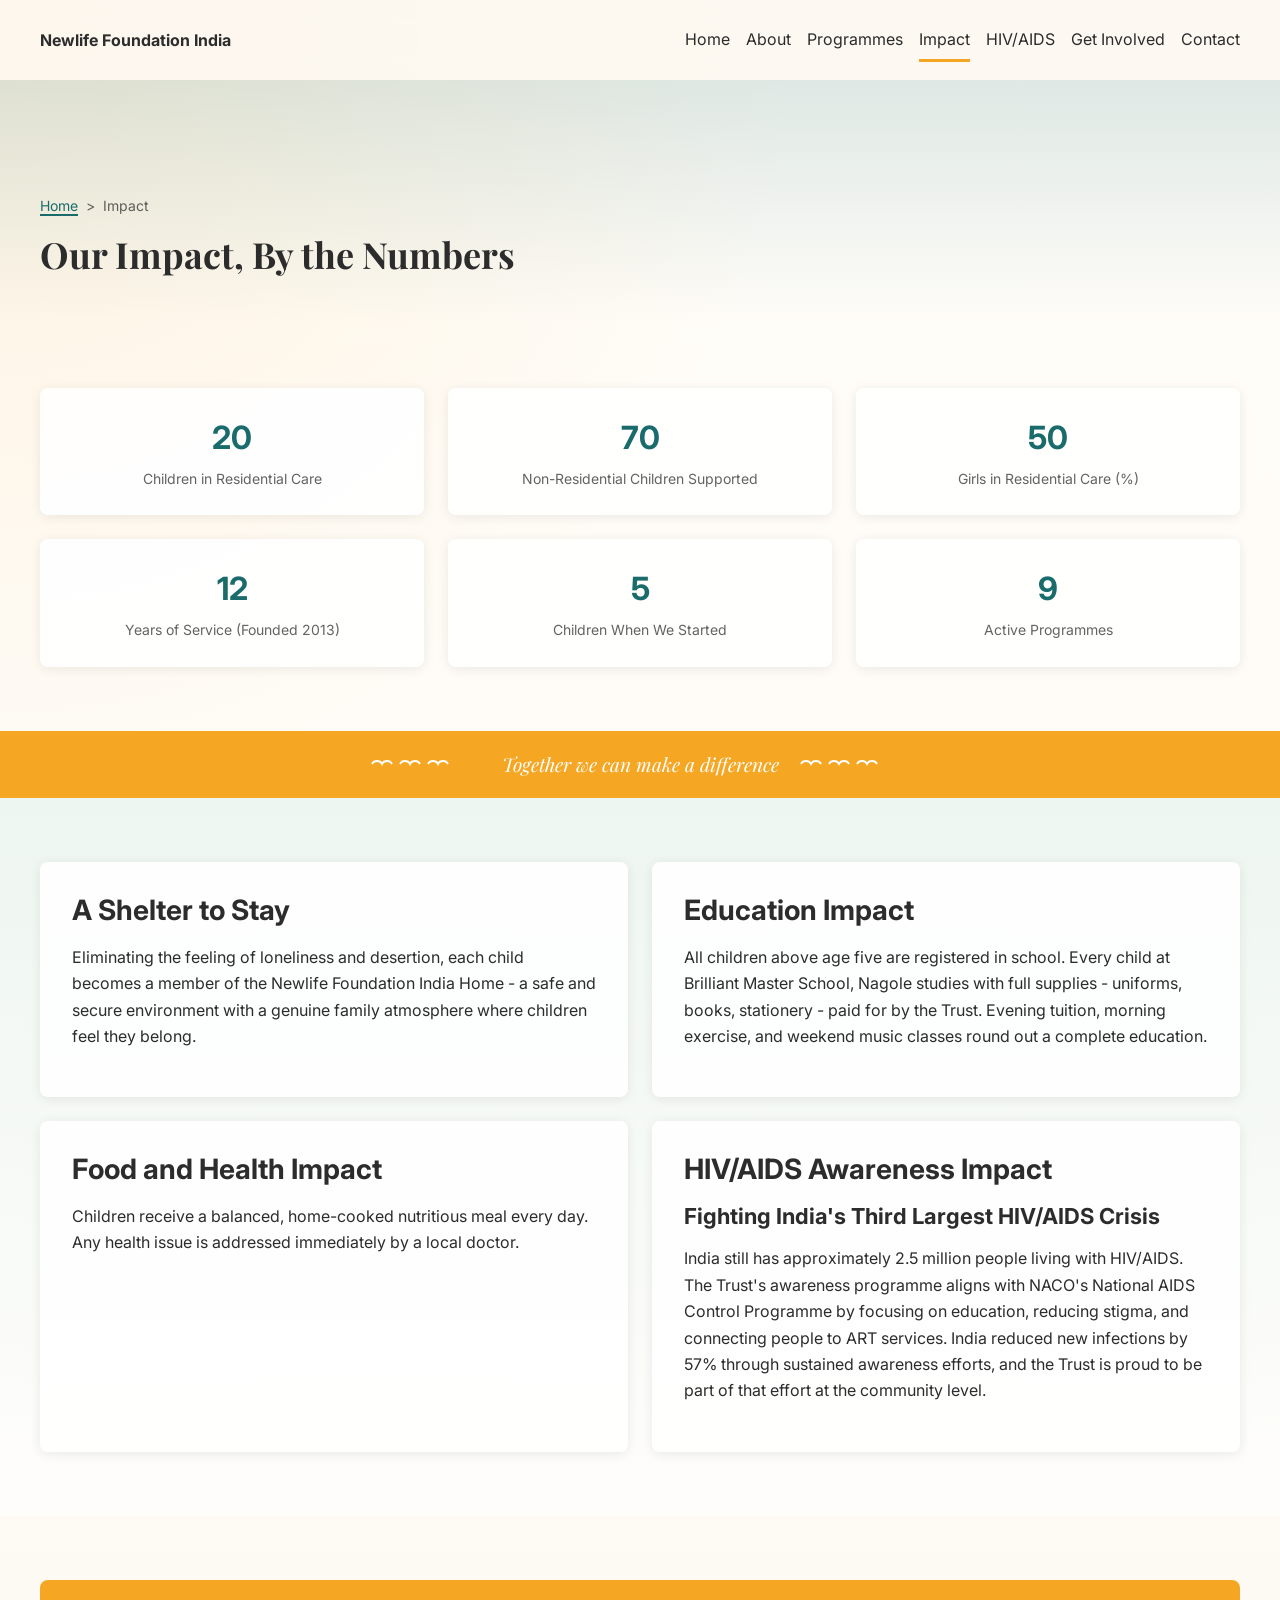
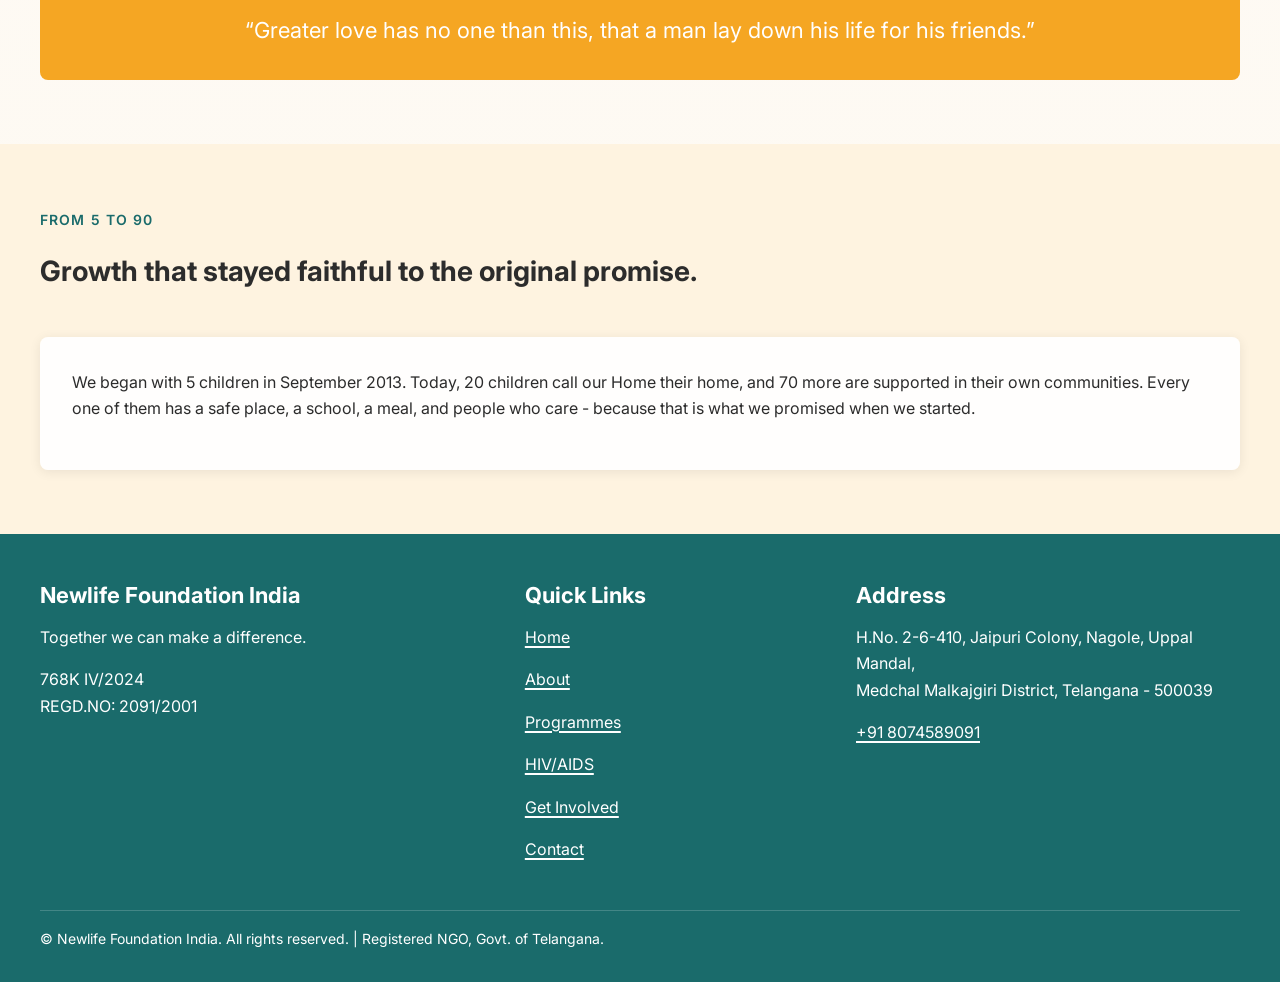
<file: impact.html>
<!DOCTYPE html>
<html lang="en">
<head>
  <meta charset="UTF-8">
  <meta name="viewport" content="width=device-width, initial-scale=1">
  <title>Impact - Newlife Foundation India</title>
  <meta name="description" content="See the Trust's impact through real numbers, origin story, education support, daily care, and community HIV/AIDS awareness work.">
  <meta property="og:title" content="Impact - Newlife Foundation India">
  <meta property="og:description" content="Impact by the numbers, from five children at the start to residential care, education, and community support today.">
  <meta property="og:type" content="website">
  <link rel="preconnect" href="https://fonts.googleapis.com">
  <link rel="preconnect" href="https://fonts.gstatic.com" crossorigin>
  <link href="https://fonts.googleapis.com/css2?family=Playfair+Display:wght@700&family=Inter:wght@400;500;600&display=swap" rel="stylesheet">
  <link rel="stylesheet" href="style.css">
  <style>.page-header{background:linear-gradient(180deg,rgba(26,107,107,.14),rgba(253,248,240,0));}</style>
</head>
<body>
  <a href="#main" class="skip-link">Skip to main content</a>
  <header class="site-header">
    <div class="container nav-shell">
      <a class="brand" href="index.html"><strong>Newlife Foundation India</strong></a>
      <button class="nav-toggle" type="button" aria-expanded="false" aria-controls="site-menu" data-nav-toggle><span class="visually-hidden">Open navigation</span><svg viewBox="0 0 24 24" aria-hidden="true"><path d="M4 7h16M4 12h16M4 17h16"/></svg></button>
      <nav class="nav-menu" id="site-menu" aria-label="Primary" data-nav-menu>
        <button class="nav-close" type="button" data-nav-close><span class="visually-hidden">Close navigation</span><svg viewBox="0 0 24 24" aria-hidden="true"><path d="M6 6l12 12M18 6 6 18"/></svg></button>
        <ul class="nav-links">
          <li><a href="index.html">Home</a></li>
          <li><a href="about.html">About</a></li>
          <li><a href="programmes.html">Programmes</a></li>
          <li><a href="impact.html" aria-current="page">Impact</a></li>
          <li><a href="hiv-aids.html">HIV/AIDS</a></li>
          <li><a href="get-involved.html">Get Involved</a></li>
          <li><a href="contact.html">Contact</a></li>
        </ul>
      </nav>
    </div>
  </header>
  <main id="main">
    <section class="page-header">
      <div class="container">
        <div class="breadcrumb"><a href="index.html">Home</a><span>&gt;</span><span>Impact</span></div>
        <h1>Our Impact, By the Numbers</h1>
      </div>
    </section>

    <section class="section">
      <div class="container">
        <div class="impact-grid">
          <article class="stat-card"><span class="stat-value" data-count="20">20</span><span class="stat-label">Children in Residential Care</span></article>
          <article class="stat-card"><span class="stat-value" data-count="70">70</span><span class="stat-label">Non-Residential Children Supported</span></article>
          <article class="stat-card"><span class="stat-value" data-count="50">50</span><span class="stat-label">Girls in Residential Care (%)</span></article>
          <article class="stat-card"><span class="stat-value" data-count="12">12</span><span class="stat-label">Years of Service (Founded 2013)</span></article>
          <article class="stat-card"><span class="stat-value" data-count="5">5</span><span class="stat-label">Children When We Started</span></article>
          <article class="stat-card"><span class="stat-value" data-count="9">9</span><span class="stat-label">Active Programmes</span></article>
        </div>
      </div>
    </section>

    <section class="story-ribbon" aria-label="Trust tagline">
      <div class="container">
        <svg class="ribbon-hearts" viewBox="0 0 120 20" aria-hidden="true"><path d="M6 10c2-4 8-4 10 0 2-4 8-4 10 0M34 10c2-4 8-4 10 0 2-4 8-4 10 0M62 10c2-4 8-4 10 0 2-4 8-4 10 0"/></svg>
        <div class="ribbon-text">Together we can make a difference</div>
        <svg class="ribbon-hearts" viewBox="0 0 120 20" aria-hidden="true"><path d="M6 10c2-4 8-4 10 0 2-4 8-4 10 0M34 10c2-4 8-4 10 0 2-4 8-4 10 0M62 10c2-4 8-4 10 0 2-4 8-4 10 0"/></svg>
      </div>
    </section>

    <section class="section section-alt">
      <div class="container impact-panels">
        <article class="impact-panel"><h2>A Shelter to Stay</h2><p>Eliminating the feeling of loneliness and desertion, each child becomes a member of the Newlife Foundation India Home - a safe and secure environment with a genuine family atmosphere where children feel they belong.</p></article>
        <article class="impact-panel"><h2>Education Impact</h2><p>All children above age five are registered in school. Every child at Brilliant Master School, Nagole studies with full supplies - uniforms, books, stationery - paid for by the Trust. Evening tuition, morning exercise, and weekend music classes round out a complete education.</p></article>
        <article class="impact-panel"><h2>Food and Health Impact</h2><p>Children receive a balanced, home-cooked nutritious meal every day. Any health issue is addressed immediately by a local doctor.</p></article>
        <article class="impact-panel"><h2>HIV/AIDS Awareness Impact</h2><h3>Fighting India's Third Largest HIV/AIDS Crisis</h3><p>India still has approximately 2.5 million people living with HIV/AIDS. The Trust's awareness programme aligns with NACO's National AIDS Control Programme by focusing on education, reducing stigma, and connecting people to ART services. India reduced new infections by 57% through sustained awareness efforts, and the Trust is proud to be part of that effort at the community level.</p></article>
      </div>
    </section>

    <section class="section">
      <div class="container">
        <div class="quote-band">“Greater love has no one than this, that a man lay down his life for his friends.”</div>
      </div>
    </section>

    <section class="section section-saffron">
      <div class="container">
        <div class="section-title-row">
          <span class="eyebrow">From 5 to 90</span>
          <h2>Growth that stayed faithful to the original promise.</h2>
        </div>
        <div class="info-card">
          <p>We began with 5 children in September 2013. Today, 20 children call our Home their home, and 70 more are supported in their own communities. Every one of them has a safe place, a school, a meal, and people who care - because that is what we promised when we started.</p>
        </div>
      </div>
    </section>
  </main>

  <footer class="site-footer">
    <div class="container footer-grid">
      <div><h3>Newlife Foundation India</h3><p>Together we can make a difference.</p><p>768K IV/2024<br>REGD.NO: 2091/2001</p></div>
      <div><h3>Quick Links</h3><p><a href="index.html">Home</a></p><p><a href="about.html">About</a></p><p><a href="programmes.html">Programmes</a></p><p><a href="hiv-aids.html">HIV/AIDS</a></p><p><a href="get-involved.html">Get Involved</a></p><p><a href="contact.html">Contact</a></p></div>
      <div><h3>Address</h3><p>H.No. 2-6-410, Jaipuri Colony, Nagole, Uppal Mandal,<br>Medchal Malkajgiri District, Telangana - 500039</p><p><a href="tel:+918074589091">+91 8074589091</a></p></div>
    </div>
    <div class="container subfooter">© Newlife Foundation India. All rights reserved. | Registered NGO, Govt. of Telangana.</div>
  </footer>
  <script src="nav.js"></script>
  <script>
    (() => {
      const counters = document.querySelectorAll("[data-count]");
      if (!counters.length) return;
      const reduced = window.matchMedia("(prefers-reduced-motion: reduce)").matches;
      const render = (item) => {
        const end = Number(item.dataset.count || item.textContent);
        if (reduced) { item.textContent = end; return; }
        let startTime;
        const step = (time) => {
          startTime ||= time;
          const progress = Math.min((time - startTime) / 1200, 1);
          item.textContent = Math.floor(end * progress).toString();
          if (progress < 1) requestAnimationFrame(step);
        };
        requestAnimationFrame(step);
      };
      const observer = new IntersectionObserver((entries, obs) => {
        entries.forEach((entry) => {
          if (entry.isIntersecting) {
            render(entry.target);
            obs.unobserve(entry.target);
          }
        });
      }, { threshold: 0.3 });
      counters.forEach((counter) => observer.observe(counter));
    })();
  </script>
</body>
</html>
</file>
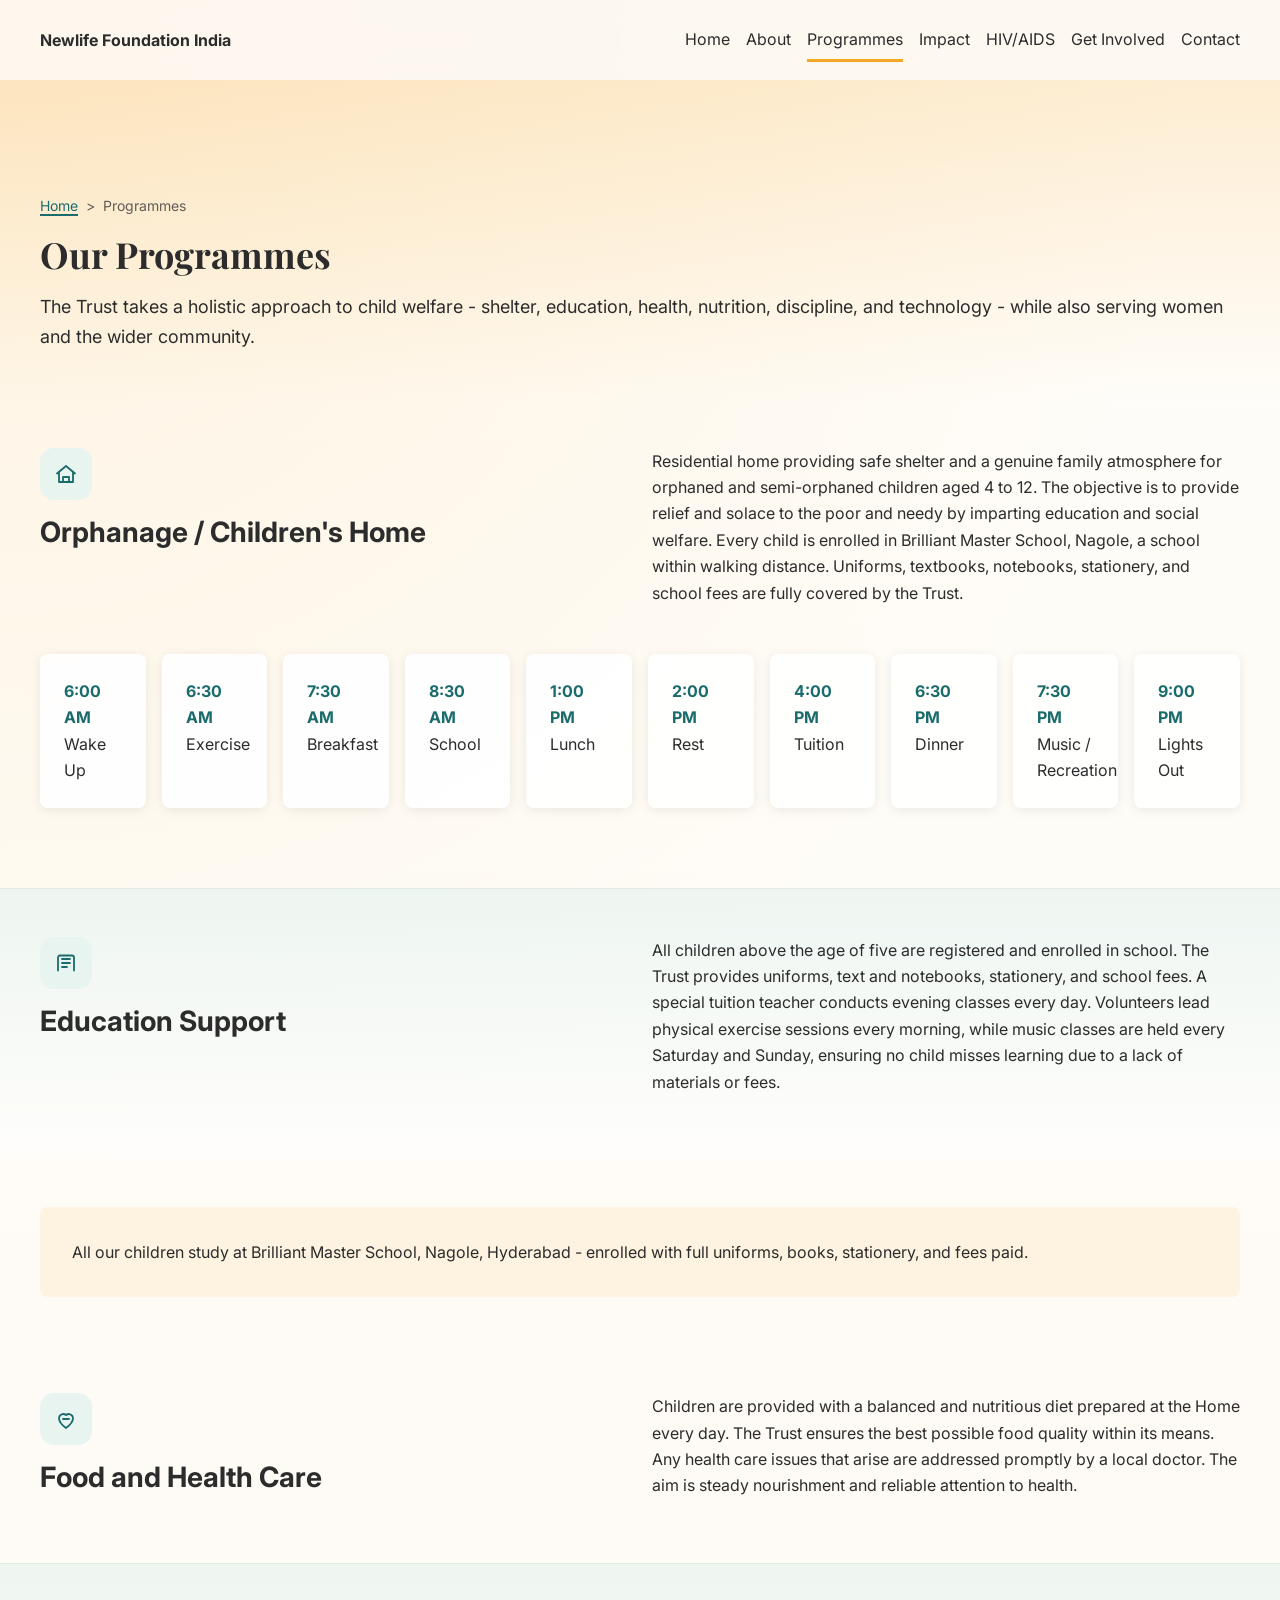
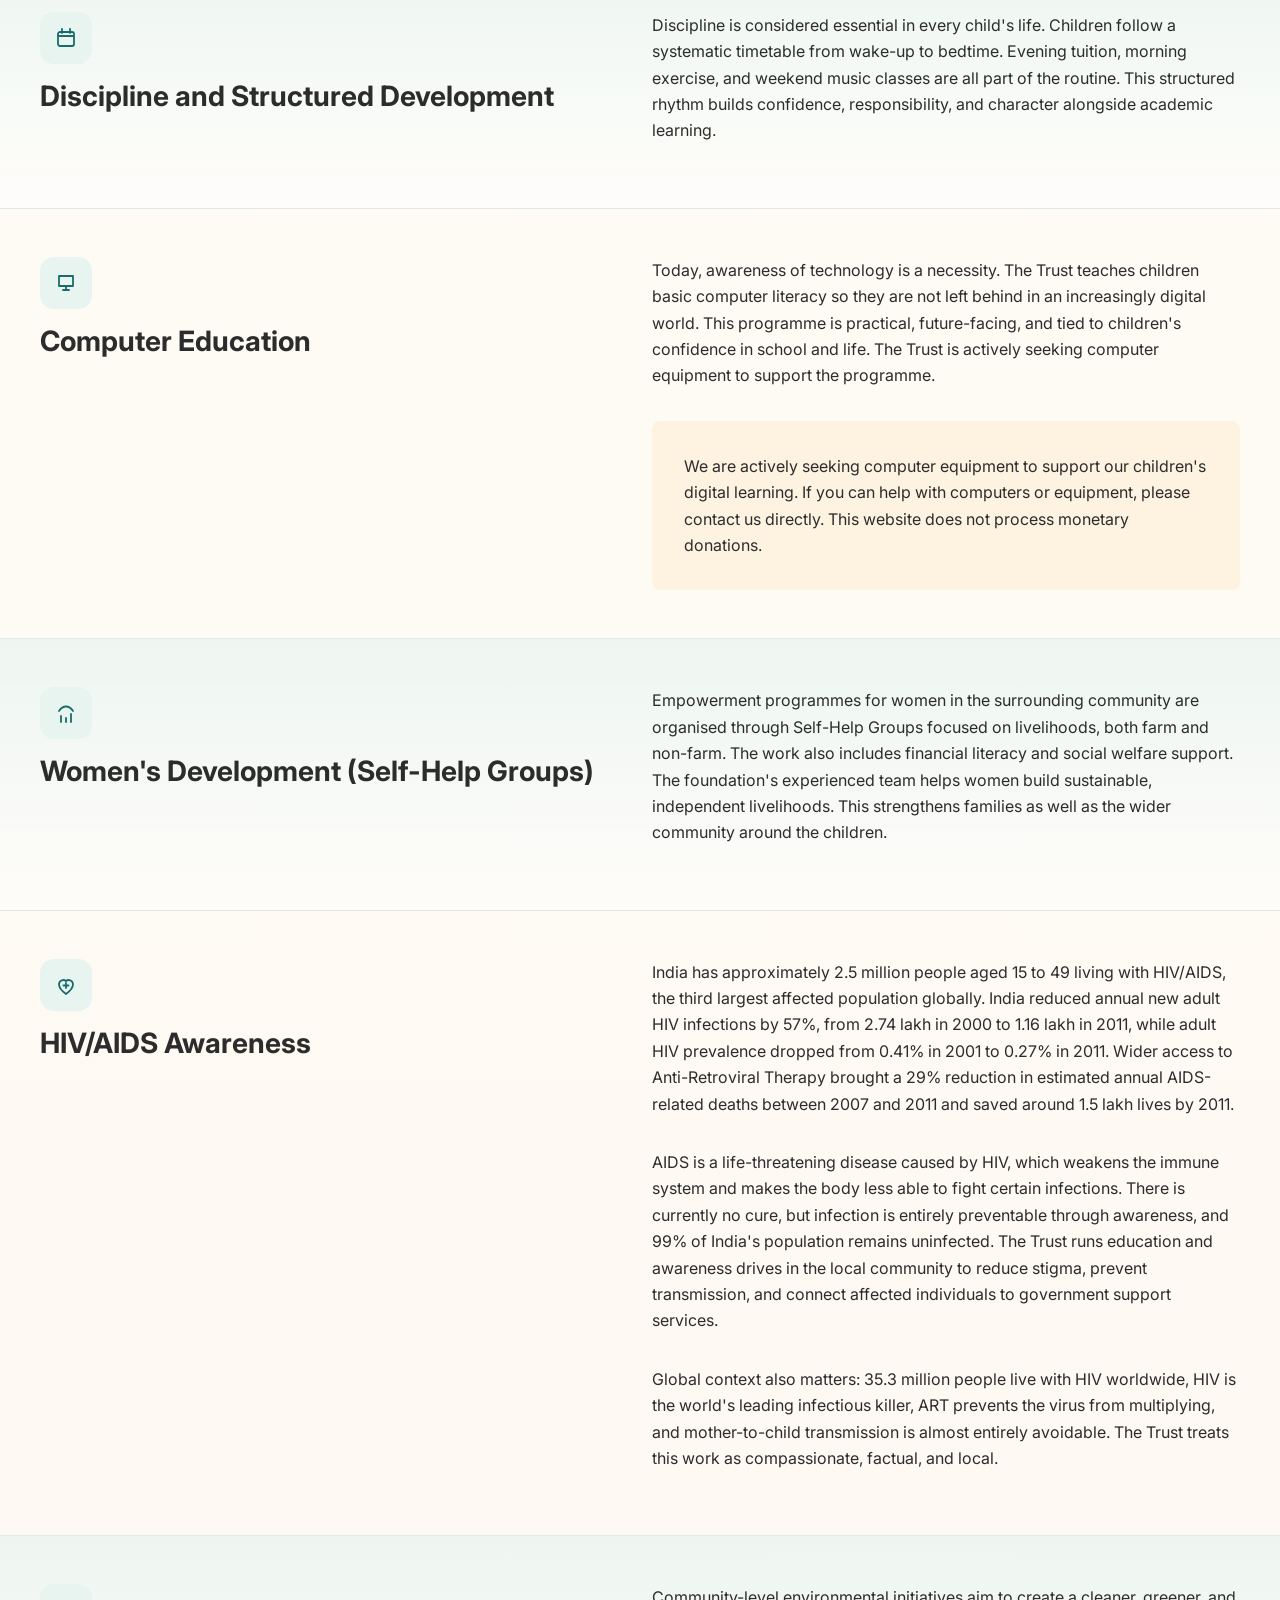
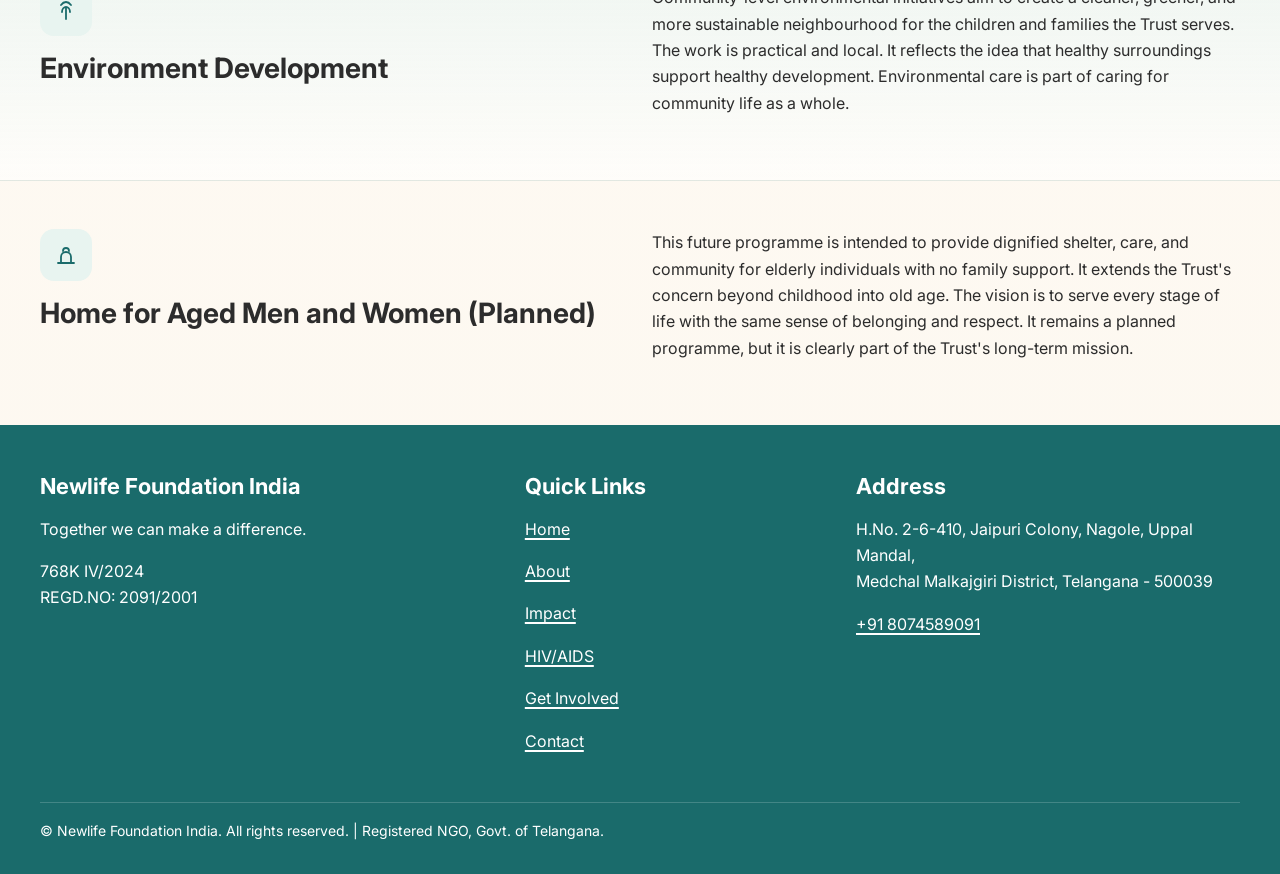
<file: programmes.html>
<!DOCTYPE html>
<html lang="en">
<head>
  <meta charset="UTF-8">
  <meta name="viewport" content="width=device-width, initial-scale=1">
  <title>Programmes - Newlife Foundation India</title>
  <meta name="description" content="Explore the Trust's nine programmes, from residential child care and education support to women's development and HIV/AIDS awareness.">
  <meta property="og:title" content="Programmes - Newlife Foundation India">
  <meta property="og:description" content="A full overview of the Trust's programmes for children, women, and the wider community.">
  <meta property="og:type" content="website">
  <link rel="preconnect" href="https://fonts.googleapis.com">
  <link rel="preconnect" href="https://fonts.gstatic.com" crossorigin>
  <link href="https://fonts.googleapis.com/css2?family=Playfair+Display:wght@700&family=Inter:wght@400;500;600&display=swap" rel="stylesheet">
  <link rel="stylesheet" href="style.css">
  <style>.page-header{background:linear-gradient(180deg,rgba(245,166,35,.18),rgba(253,248,240,0));}</style>
</head>
<body>
  <a href="#main" class="skip-link">Skip to main content</a>
  <header class="site-header">
    <div class="container nav-shell">
      <a class="brand" href="index.html"><strong>Newlife Foundation India</strong></a>
      <button class="nav-toggle" type="button" aria-expanded="false" aria-controls="site-menu" data-nav-toggle><span class="visually-hidden">Open navigation</span><svg viewBox="0 0 24 24" aria-hidden="true"><path d="M4 7h16M4 12h16M4 17h16"/></svg></button>
      <nav class="nav-menu" id="site-menu" aria-label="Primary" data-nav-menu>
        <button class="nav-close" type="button" data-nav-close><span class="visually-hidden">Close navigation</span><svg viewBox="0 0 24 24" aria-hidden="true"><path d="M6 6l12 12M18 6 6 18"/></svg></button>
        <ul class="nav-links">
          <li><a href="index.html">Home</a></li>
          <li><a href="about.html">About</a></li>
          <li><a href="programmes.html" aria-current="page">Programmes</a></li>
          <li><a href="impact.html">Impact</a></li>
          <li><a href="hiv-aids.html">HIV/AIDS</a></li>
          <li><a href="get-involved.html">Get Involved</a></li>
          <li><a href="contact.html">Contact</a></li>
        </ul>
      </nav>
    </div>
  </header>
  <main id="main">
    <section class="page-header">
      <div class="container">
        <div class="breadcrumb"><a href="index.html">Home</a><span>&gt;</span><span>Programmes</span></div>
        <h1>Our Programmes</h1>
        <p class="lead">The Trust takes a holistic approach to child welfare - shelter, education, health, nutrition, discipline, and technology - while also serving women and the wider community.</p>
      </div>
    </section>

    <section class="programme-section">
      <div class="container programme-inner">
        <div><div class="icon-chip"><svg viewBox="0 0 24 24" aria-hidden="true"><path d="M3 11.5 12 4l9 7.5"/><path d="M5 10.5V20h14v-9.5"/><path d="M9 20v-5h6v5"/></svg></div><h2>Orphanage / Children's Home</h2></div>
        <div class="programme-copy">
          <p>Residential home providing safe shelter and a genuine family atmosphere for orphaned and semi-orphaned children aged 4 to 12. The objective is to provide relief and solace to the poor and needy by imparting education and social welfare. Every child is enrolled in Brilliant Master School, Nagole, a school within walking distance. Uniforms, textbooks, notebooks, stationery, and school fees are fully covered by the Trust.</p>
        </div>
      </div>
      <div class="container">
        <div class="timeline" aria-label="A child's typical day">
          <article class="timeline-item"><span class="timeline-time">6:00 AM</span>Wake Up</article>
          <article class="timeline-item"><span class="timeline-time">6:30 AM</span>Exercise</article>
          <article class="timeline-item"><span class="timeline-time">7:30 AM</span>Breakfast</article>
          <article class="timeline-item"><span class="timeline-time">8:30 AM</span>School</article>
          <article class="timeline-item"><span class="timeline-time">1:00 PM</span>Lunch</article>
          <article class="timeline-item"><span class="timeline-time">2:00 PM</span>Rest</article>
          <article class="timeline-item"><span class="timeline-time">4:00 PM</span>Tuition</article>
          <article class="timeline-item"><span class="timeline-time">6:30 PM</span>Dinner</article>
          <article class="timeline-item"><span class="timeline-time">7:30 PM</span>Music / Recreation</article>
          <article class="timeline-item"><span class="timeline-time">9:00 PM</span>Lights Out</article>
        </div>
      </div>
    </section>

    <section class="programme-section section-alt">
      <div class="container programme-inner">
        <div><div class="icon-chip"><svg viewBox="0 0 24 24" aria-hidden="true"><path d="M4 19.5V6.5a2 2 0 0 1 2-2h12a2 2 0 0 1 2 2v13"/><path d="M8 8h8M8 12h8M8 16h5"/></svg></div><h2>Education Support</h2></div>
        <div class="programme-copy">
          <p>All children above the age of five are registered and enrolled in school. The Trust provides uniforms, text and notebooks, stationery, and school fees. A special tuition teacher conducts evening classes every day. Volunteers lead physical exercise sessions every morning, while music classes are held every Saturday and Sunday, ensuring no child misses learning due to a lack of materials or fees.</p>
        </div>
      </div>
    </section>

    <section class="section-tight">
      <div class="container">
        <div class="school-note">All our children study at Brilliant Master School, Nagole, Hyderabad - enrolled with full uniforms, books, stationery, and fees paid.</div>
      </div>
    </section>

    <section class="programme-section">
      <div class="container programme-inner">
        <div><div class="icon-chip"><svg viewBox="0 0 24 24" aria-hidden="true"><path d="M12 21c4.5-3.2 7-6.2 7-9.7A4.3 4.3 0 0 0 12 8a4.3 4.3 0 0 0-7 3.3C5 14.8 7.5 17.8 12 21Z"/><path d="M9 12h6"/></svg></div><h2>Food and Health Care</h2></div>
        <div class="programme-copy">
          <p>Children are provided with a balanced and nutritious diet prepared at the Home every day. The Trust ensures the best possible food quality within its means. Any health care issues that arise are addressed promptly by a local doctor. The aim is steady nourishment and reliable attention to health.</p>
        </div>
      </div>
    </section>

    <section class="programme-section section-alt">
      <div class="container programme-inner">
        <div><div class="icon-chip"><svg viewBox="0 0 24 24" aria-hidden="true"><path d="M8 3v4M16 3v4M5 10h14"/><path d="M6 6h12a2 2 0 0 1 2 2v10a2 2 0 0 1-2 2H6a2 2 0 0 1-2-2V8a2 2 0 0 1 2-2Z"/></svg></div><h2>Discipline and Structured Development</h2></div>
        <div class="programme-copy">
          <p>Discipline is considered essential in every child's life. Children follow a systematic timetable from wake-up to bedtime. Evening tuition, morning exercise, and weekend music classes are all part of the routine. This structured rhythm builds confidence, responsibility, and character alongside academic learning.</p>
        </div>
      </div>
    </section>

    <section class="programme-section">
      <div class="container programme-inner">
        <div><div class="icon-chip"><svg viewBox="0 0 24 24" aria-hidden="true"><path d="M5 5h14v10H5z"/><path d="M9 19h6M12 15v4"/></svg></div><h2>Computer Education</h2></div>
        <div class="programme-copy">
          <p>Today, awareness of technology is a necessity. The Trust teaches children basic computer literacy so they are not left behind in an increasingly digital world. This programme is practical, future-facing, and tied to children's confidence in school and life. The Trust is actively seeking computer equipment to support the programme.</p>
          <div class="computer-note">We are actively seeking computer equipment to support our children's digital learning. If you can help with computers or equipment, please contact us directly. This website does not process monetary donations.</div>
        </div>
      </div>
    </section>

    <section class="programme-section section-alt">
      <div class="container programme-inner">
        <div><div class="icon-chip"><svg viewBox="0 0 24 24" aria-hidden="true"><path d="M7 21v-6M17 21v-8M12 21v-4"/><path d="M5 10c2-3 4.5-4.5 7-4.5S17 7 19 10"/></svg></div><h2>Women's Development (Self-Help Groups)</h2></div>
        <div class="programme-copy">
          <p>Empowerment programmes for women in the surrounding community are organised through Self-Help Groups focused on livelihoods, both farm and non-farm. The work also includes financial literacy and social welfare support. The foundation's experienced team helps women build sustainable, independent livelihoods. This strengthens families as well as the wider community around the children.</p>
        </div>
      </div>
    </section>

    <section class="programme-section">
      <div class="container programme-inner">
        <div><div class="icon-chip"><svg viewBox="0 0 24 24" aria-hidden="true"><path d="M12 21c4.5-3.2 7-6.2 7-9.7A4.3 4.3 0 0 0 12 8a4.3 4.3 0 0 0-7 3.3C5 14.8 7.5 17.8 12 21Z"/><path d="M12 10v5M9.5 12.5h5"/></svg></div><h2>HIV/AIDS Awareness</h2></div>
        <div class="programme-copy">
          <p>India has approximately 2.5 million people aged 15 to 49 living with HIV/AIDS, the third largest affected population globally. India reduced annual new adult HIV infections by 57%, from 2.74 lakh in 2000 to 1.16 lakh in 2011, while adult HIV prevalence dropped from 0.41% in 2001 to 0.27% in 2011. Wider access to Anti-Retroviral Therapy brought a 29% reduction in estimated annual AIDS-related deaths between 2007 and 2011 and saved around 1.5 lakh lives by 2011.</p>
          <p>AIDS is a life-threatening disease caused by HIV, which weakens the immune system and makes the body less able to fight certain infections. There is currently no cure, but infection is entirely preventable through awareness, and 99% of India's population remains uninfected. The Trust runs education and awareness drives in the local community to reduce stigma, prevent transmission, and connect affected individuals to government support services.</p>
          <p>Global context also matters: 35.3 million people live with HIV worldwide, HIV is the world's leading infectious killer, ART prevents the virus from multiplying, and mother-to-child transmission is almost entirely avoidable. The Trust treats this work as compassionate, factual, and local.</p>
        </div>
      </div>
    </section>

    <section class="programme-section section-alt">
      <div class="container programme-inner">
        <div><div class="icon-chip"><svg viewBox="0 0 24 24" aria-hidden="true"><path d="M12 21V10"/><path d="M8 14c0-3 2-5 4-5s4 2 4 5"/><path d="M7 7c1.5-2 3-3 5-3s3.5 1 5 3"/></svg></div><h2>Environment Development</h2></div>
        <div class="programme-copy">
          <p>Community-level environmental initiatives aim to create a cleaner, greener, and more sustainable neighbourhood for the children and families the Trust serves. The work is practical and local. It reflects the idea that healthy surroundings support healthy development. Environmental care is part of caring for community life as a whole.</p>
        </div>
      </div>
    </section>

    <section class="programme-section">
      <div class="container programme-inner">
        <div><div class="icon-chip"><svg viewBox="0 0 24 24" aria-hidden="true"><path d="M7 20v-6a5 5 0 0 1 10 0v6"/><path d="M4 20h16"/><path d="M9 8a3 3 0 1 1 6 0"/></svg></div><h2>Home for Aged Men and Women (Planned)</h2></div>
        <div class="programme-copy">
          <p>This future programme is intended to provide dignified shelter, care, and community for elderly individuals with no family support. It extends the Trust's concern beyond childhood into old age. The vision is to serve every stage of life with the same sense of belonging and respect. It remains a planned programme, but it is clearly part of the Trust's long-term mission.</p>
        </div>
      </div>
    </section>
  </main>

  <footer class="site-footer">
    <div class="container footer-grid">
      <div><h3>Newlife Foundation India</h3><p>Together we can make a difference.</p><p>768K IV/2024<br>REGD.NO: 2091/2001</p></div>
      <div><h3>Quick Links</h3><p><a href="index.html">Home</a></p><p><a href="about.html">About</a></p><p><a href="impact.html">Impact</a></p><p><a href="hiv-aids.html">HIV/AIDS</a></p><p><a href="get-involved.html">Get Involved</a></p><p><a href="contact.html">Contact</a></p></div>
      <div><h3>Address</h3><p>H.No. 2-6-410, Jaipuri Colony, Nagole, Uppal Mandal,<br>Medchal Malkajgiri District, Telangana - 500039</p><p><a href="tel:+918074589091">+91 8074589091</a></p></div>
    </div>
    <div class="container subfooter">© Newlife Foundation India. All rights reserved. | Registered NGO, Govt. of Telangana.</div>
  </footer>
  <script src="nav.js"></script>
</body>
</html>
</file>
<file: style.css>
:root {
  --color-saffron: #f5a623;
  --color-teal: #1a6b6b;
  --color-teal-light: #2a8a8a;
  --color-ivory: #fdf8f0;
  --color-sage: #e8f4f0;
  --color-charcoal: #2c2c2c;
  --color-white: #ffffff;
  --color-saffron-light: #fef3e0;
  --fs-xs: 0.875rem;
  --fs-sm: 1rem;
  --fs-md: 1.125rem;
  --fs-lg: 1.375rem;
  --fs-xl: 1.75rem;
  --fs-2xl: 2.25rem;
  --fs-hero: 3rem;
  --space-1: 8px;
  --space-2: 16px;
  --space-3: 24px;
  --space-4: 32px;
  --space-5: 48px;
  --space-6: 64px;
  --space-7: 96px;
  --max-width: 1200px;
  --radius-card: 8px;
  --radius-btn: 4px;
  --shadow-card: 0 2px 12px rgba(0, 0, 0, 0.08);
  --nav-height: 80px;
}

*,
*::before,
*::after {
  box-sizing: border-box;
}

html {
  scroll-behavior: smooth;
}

body {
  margin: 0;
  font-family: "Inter", sans-serif;
  font-size: var(--fs-sm);
  line-height: 1.65;
  color: var(--color-charcoal);
  background:
    radial-gradient(circle at top left, rgba(245, 166, 35, 0.12), transparent 28%),
    linear-gradient(180deg, #fffdf9 0%, var(--color-ivory) 100%);
}

body.menu-open {
  overflow: hidden;
}

a {
  color: var(--color-teal);
  text-decoration-thickness: 1.5px;
  text-underline-offset: 0.18em;
}

a:hover,
button:hover {
  filter: brightness(0.92);
}

a:focus-visible,
button:focus-visible,
iframe:focus-visible {
  outline: 2px solid var(--color-saffron);
  outline-offset: 2px;
}

img,
svg {
  max-width: 100%;
}

iframe {
  width: 100%;
  border: 0;
}

h1,
h2,
h3 {
  margin: 0 0 var(--space-2);
  line-height: 1.2;
  letter-spacing: 0;
}

h1,
.hero-title,
.ribbon-text {
  font-family: "Playfair Display", serif;
}

h1 {
  font-size: 1.75rem;
}

h2 {
  font-size: var(--fs-xl);
}

h3 {
  font-size: var(--fs-lg);
}

p,
ul,
ol,
blockquote {
  margin: 0 0 var(--space-2);
}

ul,
ol {
  padding-left: 1.2rem;
}

.skip-link {
  position: absolute;
  left: var(--space-2);
  top: -48px;
  background: var(--color-white);
  color: var(--color-charcoal);
  padding: 10px 14px;
  border-radius: var(--radius-btn);
  z-index: 2000;
}

.skip-link:focus {
  top: 12px;
}

.visually-hidden {
  position: absolute;
  width: 1px;
  height: 1px;
  padding: 0;
  margin: -1px;
  overflow: hidden;
  clip: rect(0, 0, 0, 0);
  white-space: nowrap;
  border: 0;
}

.container {
  width: min(calc(100% - 32px), var(--max-width));
  margin: 0 auto;
}

.section {
  padding: var(--space-6) 0;
}

.section-tight {
  padding: var(--space-5) 0;
}

.section-alt {
  background: linear-gradient(180deg, rgba(232, 244, 240, 0.75), rgba(255, 255, 255, 0.6));
}

.section-saffron {
  background: var(--color-saffron-light);
}

.eyebrow {
  display: inline-block;
  margin-bottom: var(--space-2);
  font-size: var(--fs-xs);
  font-weight: 600;
  text-transform: uppercase;
  letter-spacing: 0.08em;
  color: var(--color-teal);
}

.lead {
  font-size: var(--fs-md);
}

.page-header {
  padding-top: calc(var(--nav-height) + var(--space-4));
  padding-bottom: var(--space-4);
}

.breadcrumb {
  display: inline-flex;
  gap: var(--space-1);
  flex-wrap: wrap;
  font-size: var(--fs-xs);
  margin-bottom: var(--space-2);
  color: rgba(44, 44, 44, 0.75);
}

.site-header {
  position: sticky;
  top: 0;
  z-index: 1000;
  background: rgba(253, 248, 240, 0.9);
  backdrop-filter: blur(12px);
  transition: background 0.25s ease, box-shadow 0.25s ease;
}

.site-header.scrolled {
  background: rgba(255, 255, 255, 0.98);
  box-shadow: 0 8px 24px rgba(0, 0, 0, 0.08);
}

.nav-shell {
  display: flex;
  align-items: center;
  justify-content: space-between;
  min-height: var(--nav-height);
  gap: var(--space-2);
}

.brand {
  color: var(--color-charcoal);
  text-decoration: none;
}

.brand strong {
  display: block;
  font-size: 1rem;
}

.brand span {
  display: block;
  font-size: var(--fs-xs);
  color: rgba(44, 44, 44, 0.72);
}

.nav-toggle {
  display: inline-flex;
  width: 44px;
  height: 44px;
  border: 0;
  background: transparent;
  color: var(--color-teal);
  align-items: center;
  justify-content: center;
  cursor: pointer;
}

.nav-toggle svg,
.nav-close svg {
  width: 24px;
  height: 24px;
}

.nav-toggle svg path,
.nav-close svg path {
  stroke: currentColor;
  fill: none;
  stroke-linecap: round;
  stroke-linejoin: round;
  stroke-width: 2;
}

.nav-menu {
  position: absolute;
  top: 0;
  left: 0;
  right: 0;
  display: flex;
  flex-direction: column;
  justify-content: flex-start;
  padding: calc(var(--nav-height) + var(--space-5)) var(--space-4) var(--space-5);
  background: var(--color-teal);
  z-index: 1200;
  overflow-y: auto;
  min-height: 100vh;
  transform: translateY(-100%);
  opacity: 0;
  visibility: hidden;
  transition: transform 0.3s ease, opacity 0.3s ease, visibility 0.3s ease;
}

.nav-menu.open {
  transform: translateY(0);
  opacity: 1;
  visibility: visible;
}

.nav-close {
  position: absolute;
  top: var(--space-3);
  right: var(--space-3);
  width: 44px;
  height: 44px;
  border: 0;
  background: transparent;
  color: var(--color-white);
  cursor: pointer;
}

.nav-links {
  list-style: none;
  padding: 0;
  margin: 0;
  display: flex;
  flex-direction: column;
  gap: var(--space-2);
  width: 100%;
}

.nav-links a {
  display: inline-flex;
  align-items: center;
  min-height: 44px;
  color: var(--color-white);
  text-decoration: none;
  font-size: 2rem;
  line-height: 56px;
  border-bottom: 3px solid transparent;
}

.nav-links a[aria-current="page"] {
  border-bottom-color: var(--color-saffron);
}

.hero .eyebrow {
  color: rgba(255, 255, 255, 0.9);
}

.hero {
  position: relative;
  min-height: 85vh;
  display: flex;
  align-items: center;
  padding: calc(var(--nav-height) + var(--space-5)) 0 var(--space-6);
  background:
    linear-gradient(120deg, rgba(26, 107, 107, 0.96), rgba(42, 138, 138, 0.9) 48%, rgba(245, 166, 35, 0.88)),
    linear-gradient(180deg, rgba(255, 255, 255, 0.06), rgba(255, 255, 255, 0));
  color: var(--color-white);
  overflow: hidden;
}

.hero::after {
  content: "";
  position: absolute;
  inset: auto -8% -12% auto;
  width: 280px;
  height: 280px;
  border-radius: 50%;
  background: rgba(255, 255, 255, 0.12);
}

.hero-grid {
  position: relative;
  z-index: 1;
  display: grid;
  gap: var(--space-4);
}

.hero-title {
  font-size: 1.75rem;
  max-width: 11ch;
}

.hero-subtitle {
  font-size: var(--fs-md);
  max-width: 34rem;
}

.hero-tagline {
  font-size: var(--fs-sm);
  font-weight: 600;
}

.button-row {
  display: flex;
  flex-wrap: wrap;
  gap: var(--space-2);
  margin-top: var(--space-3);
}

.btn {
  display: inline-flex;
  align-items: center;
  justify-content: center;
  min-height: 44px;
  padding: 12px 28px;
  border-radius: var(--radius-btn);
  border: 2px solid transparent;
  text-decoration: none;
  font-weight: 600;
}

.btn-primary {
  background: var(--color-saffron);
  color: var(--color-white);
}

.btn-secondary {
  color: var(--color-teal);
  border-color: var(--color-teal);
  background: transparent;
}

.story-ribbon {
  background: var(--color-saffron);
  color: var(--color-white);
}

.story-ribbon .container {
  display: flex;
  align-items: center;
  justify-content: center;
  gap: var(--space-2);
  padding: 18px 0;
}

.ribbon-text {
  font-size: 1.2rem;
  font-style: italic;
  text-align: center;
}

.ribbon-hearts {
  display: none;
  flex: 0 0 auto;
  width: 120px;
  height: 20px;
  fill: none;
  stroke: currentColor;
  stroke-width: 1.8;
}

.stats-grid,
.card-grid,
.facts-grid,
.footer-grid,
.split-grid,
.contact-grid,
.impact-grid {
  display: grid;
  gap: var(--space-3);
}

.impact-strip {
  margin-top: calc(-1 * var(--space-5));
  position: relative;
  z-index: 2;
}

.stat-card,
.info-card,
.program-card,
.fact-card,
.timeline-item,
.contact-card,
.quote-card,
.letter-card {
  background: rgba(255, 255, 255, 0.92);
  border-radius: var(--radius-card);
  box-shadow: var(--shadow-card);
}

.stat-card {
  padding: var(--space-3);
  text-align: center;
}

.stat-value {
  display: block;
  font-size: 2rem;
  font-weight: 700;
  color: var(--color-teal);
}

.stat-label {
  font-size: var(--fs-xs);
  color: rgba(44, 44, 44, 0.74);
}

.info-card,
.program-card,
.fact-card,
.contact-card,
.letter-card {
  padding: var(--space-4);
}

.program-card,
.fact-card {
  border-top: 4px solid var(--color-saffron);
}

.icon-chip {
  display: inline-flex;
  align-items: center;
  justify-content: center;
  width: 52px;
  height: 52px;
  margin-bottom: var(--space-2);
  border-radius: 14px;
  background: var(--color-sage);
  color: var(--color-teal);
}

.icon-chip svg {
  width: 24px;
  height: 24px;
  stroke: currentColor;
  fill: none;
  stroke-width: 1.8;
  stroke-linecap: round;
  stroke-linejoin: round;
}

.pull-quote {
  padding: var(--space-4);
  background: var(--color-saffron-light);
  border-left: 4px solid var(--color-saffron);
  border-radius: var(--radius-card);
  font-size: var(--fs-md);
}

.callout {
  padding: var(--space-3);
  background: linear-gradient(135deg, var(--color-saffron-light), rgba(232, 244, 240, 0.85));
  border-radius: var(--radius-card);
  border: 1px solid rgba(26, 107, 107, 0.12);
}

.section-title-row {
  display: flex;
  flex-direction: column;
  gap: var(--space-1);
  margin-bottom: var(--space-4);
}

.programme-section {
  padding: var(--space-5) 0;
}

.programme-section + .programme-section {
  border-top: 1px solid rgba(26, 107, 107, 0.12);
}

.programme-inner {
  display: grid;
  gap: var(--space-3);
}

.programme-copy {
  display: grid;
  gap: var(--space-2);
}

.timeline {
  display: grid;
  gap: var(--space-2);
  margin: var(--space-4) 0;
}

.timeline-item {
  position: relative;
  padding: var(--space-3);
}

.timeline-time {
  display: block;
  font-weight: 700;
  color: var(--color-teal);
}

.school-note,
.computer-note,
.quote-band {
  border-radius: var(--radius-card);
  padding: var(--space-4);
}

.school-note,
.computer-note {
  background: var(--color-saffron-light);
}

.quote-band {
  background: var(--color-saffron);
  color: var(--color-white);
  text-align: center;
  font-size: var(--fs-lg);
}

.impact-panels {
  display: grid;
  gap: var(--space-3);
}

.impact-panel {
  padding: var(--space-4);
  background: rgba(255, 255, 255, 0.88);
  border-radius: var(--radius-card);
  box-shadow: var(--shadow-card);
}

.timeline-history {
  position: relative;
  display: grid;
  gap: var(--space-3);
  margin-top: var(--space-4);
}

.timeline-history::before {
  content: "";
  position: absolute;
  left: 11px;
  top: 8px;
  bottom: 8px;
  width: 2px;
  background: rgba(26, 107, 107, 0.24);
}

.history-item {
  position: relative;
  padding-left: var(--space-4);
}

.history-item::before {
  content: "";
  position: absolute;
  left: 4px;
  top: 7px;
  width: 14px;
  height: 14px;
  border-radius: 50%;
  background: var(--color-saffron);
  box-shadow: 0 0 0 4px rgba(245, 166, 35, 0.18);
}

.history-year {
  display: inline-block;
  min-width: 4.5rem;
  font-weight: 700;
  color: var(--color-teal);
}

.site-footer {
  background: var(--color-teal);
  color: var(--color-white);
  padding-top: var(--space-5);
}

.site-footer a {
  color: var(--color-white);
}

.footer-grid {
  padding-bottom: var(--space-4);
}

.subfooter {
  padding: var(--space-2) 0 var(--space-4);
  border-top: 1px solid rgba(255, 255, 255, 0.18);
  font-size: var(--fs-xs);
}

.plain-link {
  font-weight: 600;
}

.visually-muted {
  color: rgba(44, 44, 44, 0.75);
}

@media (min-width: 640px) {
  h1 {
    font-size: var(--fs-2xl);
  }

  .hero-title {
    font-size: 2.25rem;
  }

  .stats-grid,
  .facts-grid,
  .impact-grid {
    grid-template-columns: repeat(2, minmax(0, 1fr));
  }

  .card-grid,
  .split-grid,
  .contact-grid,
  .footer-grid,
  .impact-panels {
    grid-template-columns: repeat(2, minmax(0, 1fr));
  }

  .timeline {
    grid-template-columns: repeat(2, minmax(0, 1fr));
  }
}

@media (min-width: 768px) {
  .nav-toggle,
  .nav-close {
    display: none;
  }

  .nav-menu {
    position: static;
    inset: auto;
    padding: 0;
    background: transparent;
    transform: none;
    opacity: 1;
    visibility: visible;
    min-height: 0;
    overflow-y: visible;
  }

  .nav-links {
    flex-direction: row;
    flex-wrap: wrap;
    justify-content: flex-end;
    gap: var(--space-2);
  }

  .nav-links a {
    min-height: 44px;
    font-size: var(--fs-sm);
    line-height: 1.5;
    color: var(--color-charcoal);
  }

  .site-header.scrolled .nav-links a {
    color: var(--color-charcoal);
  }

  .hero-grid,
  .split-grid,
  .contact-grid,
  .programme-inner {
    grid-template-columns: repeat(2, minmax(0, 1fr));
    align-items: start;
  }

  .timeline {
    grid-template-columns: repeat(5, minmax(0, 1fr));
  }

  .ribbon-hearts {
    display: block;
  }
}

@media (min-width: 1024px) {
  .hero-title {
    font-size: var(--fs-hero);
  }

  .stats-grid {
    grid-template-columns: repeat(4, minmax(0, 1fr));
  }

  .impact-grid {
    grid-template-columns: repeat(3, minmax(0, 1fr));
  }

  .card-grid,
  .facts-grid {
    grid-template-columns: repeat(3, minmax(0, 1fr));
  }

  .footer-grid {
    grid-template-columns: 1.2fr 0.8fr 1fr;
  }

  .timeline {
    grid-template-columns: repeat(10, minmax(0, 1fr));
  }
}

@media (prefers-reduced-motion: reduce) {
  html {
    scroll-behavior: auto;
  }

  *,
  *::before,
  *::after {
    animation: none !important;
    transition: none !important;
  }
}
</file>
